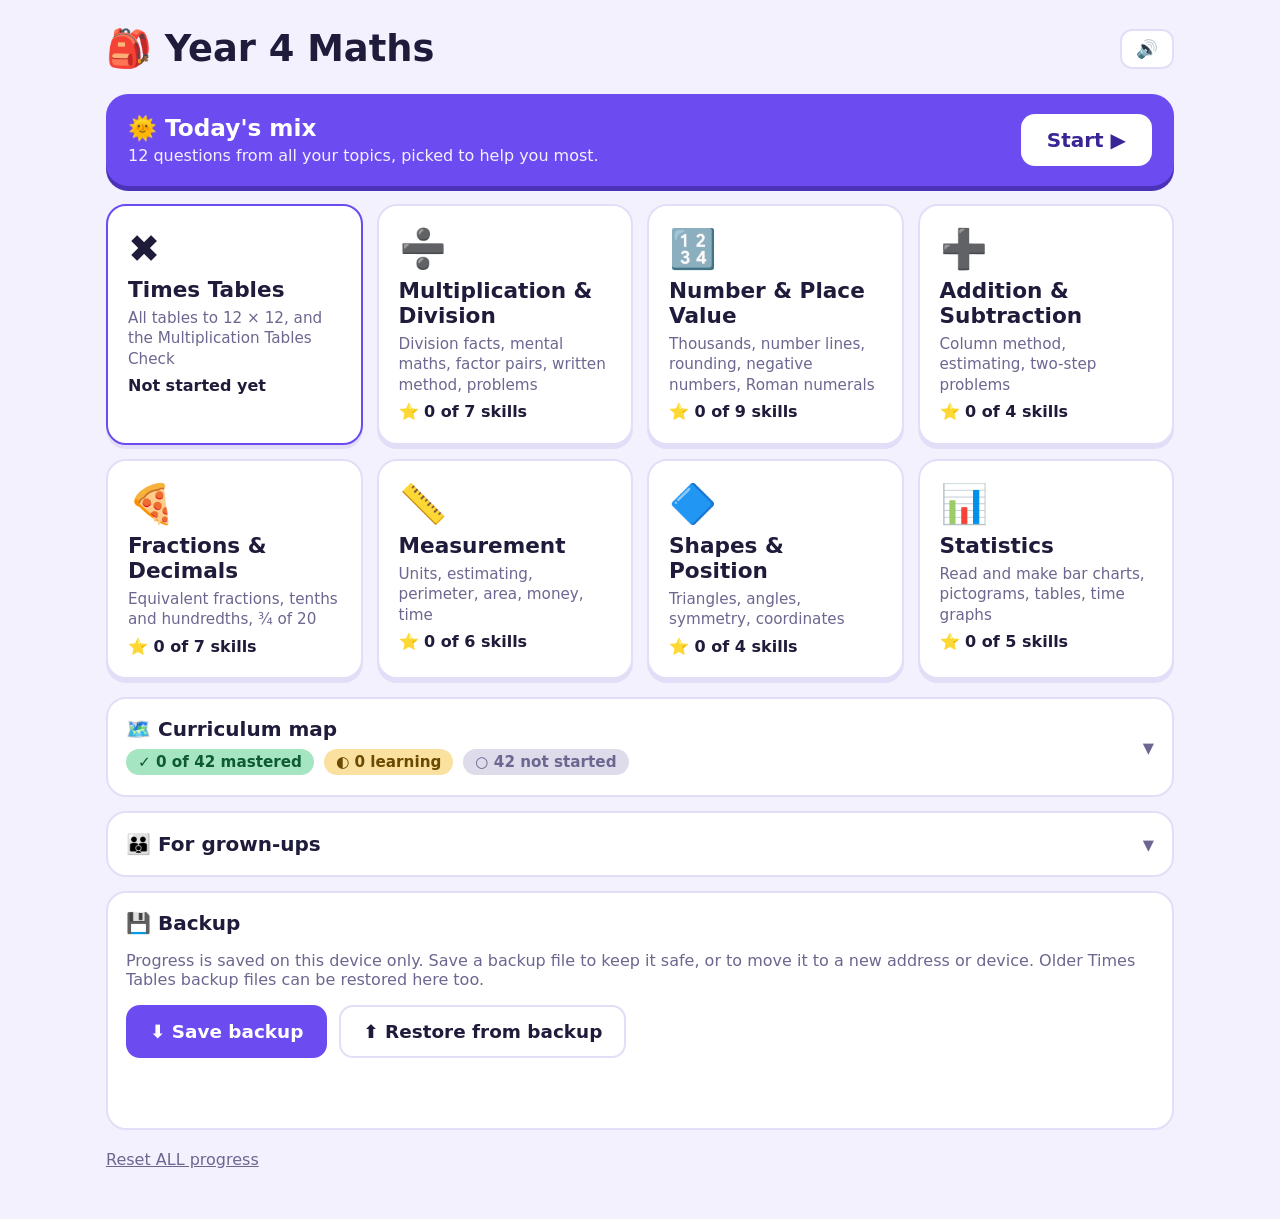
<file: index.html>
<!doctype html>
<html lang="en">
<head>
<meta charset="utf-8">
<meta name="viewport" content="width=device-width, initial-scale=1, maximum-scale=1, user-scalable=no">
<meta name="apple-mobile-web-app-capable" content="yes">
<meta name="mobile-web-app-capable" content="yes">
<meta name="theme-color" content="#6c4cf1">
<title>Year 4 Maths</title>
<link rel="manifest" href="manifest.webmanifest">
<link rel="icon" href="icon-192.png">
<link rel="apple-touch-icon" href="icon-192.png">
<link rel="stylesheet" href="shared/style.css">
<style>
/* main page only */
.daily{display:flex;align-items:center;justify-content:space-between;gap:16px;flex-wrap:wrap;background:var(--accent);color:var(--accent-ink);
  border-radius:22px;padding:20px 22px;margin:16px 0 6px;box-shadow:0 5px 0 #4b32b8}
.daily h2{margin:0 0 4px;font-size:1.45rem}
.daily p{margin:0;opacity:.92}
.daily .btn{background:#fff;color:#3a2596;border:none;font-size:1.25rem;padding:14px 26px}
.cmap-sec{margin-top:14px}
.cmap-sec h3{margin:0 0 6px;font-size:1rem}
.cline{display:flex;align-items:flex-start;gap:10px;padding:8px 10px;border-radius:10px;color:var(--ink);text-decoration:none;line-height:1.35}
.cline:hover{background:var(--key)}
.cline .st{flex:0 0 9.6em;white-space:nowrap;text-align:center;font-size:.8rem;font-weight:800;border-radius:999px;padding:2px 8px;margin-top:1px}
.st.new{background:var(--grey);color:var(--muted)}
.st.learning{background:#fbe1a0;color:#6a4a00}
.st.mastered{background:#a6e5c1;color:#0d5a33}
.summary-row{display:flex;flex-wrap:wrap;gap:10px;margin:8px 0 2px}
.summary-row .st{font-size:.95rem;font-weight:800;border-radius:999px;padding:4px 12px}
details.panel > summary{cursor:pointer;list-style:none;display:flex;align-items:center;justify-content:space-between}
details.panel > summary::-webkit-details-marker{display:none}
details.panel > summary h2{margin:0}
details.panel > summary::after{content:"▾";font-size:1.4rem;color:var(--muted)}
details[open].panel > summary::after{content:"▴"}
.wk{position:relative;max-width:560px}
.wk svg{width:100%;height:auto;display:block}
.wk-bar{fill:var(--accent)}
.wk-bar.now{fill:var(--accent)}
.wk-hit{fill:transparent;cursor:pointer}
.wk-hit:hover + .wk-bar,.wk-hit.on + .wk-bar{fill:#4b32b8}
.wk-tip{position:absolute;pointer-events:none;background:var(--ink);color:var(--bg);border-radius:10px;padding:6px 10px;font-size:.9rem;white-space:nowrap;transform:translate(-50%,-110%);display:none}
.weak{display:grid;gap:8px}
.weak a{display:flex;justify-content:space-between;gap:10px;background:var(--key);border-radius:12px;padding:10px 12px;color:var(--ink);text-decoration:none}
.weak small{color:var(--muted)}
.dtable.small{font-size:.95rem}
</style>
</head>
<body>
<section id="hub" class="screen active">
  <div class="top">
    <h1>🎒 Year 4 Maths</h1>
    <button id="soundBtn" class="ghost" aria-label="Sound on or off">🔊</button>
  </div>

  <div class="daily" id="daily"></div>

  <div id="topics" class="modes"></div>

  <details class="panel" id="mapPanel">
    <summary><div><h2>🗺️ Curriculum map</h2><div id="mapSummary" class="summary-row"></div></div></summary>
    <p class="muted">Everything a child should know by the end of Year 4. Tap a line to practise it.</p>
    <div id="cmap"></div>
  </details>

  <details class="panel" id="parents">
    <summary><h2>👪 For grown-ups</h2></summary>
    <div id="parentBody"></div>
  </details>

  <div class="panel">
    <h2>💾 Backup</h2>
    <p class="muted">Progress is saved on this device only. Save a backup file to keep it safe, or to move it to a new address or device.
      Older Times Tables backup files can be restored here too.</p>
    <div class="btnrow" style="justify-content:flex-start;margin-top:10px">
      <button id="backupBtn" class="btn primary">⬇️ Save backup</button>
      <button id="restoreBtn" class="btn">⬆️ Restore from backup</button>
      <input id="restoreFile" type="file" accept=".json,application/json" hidden>
    </div>
    <p id="backupMsg" class="muted" style="min-height:1.2em"></p>
  </div>
  <button id="resetBtn" class="link">Reset ALL progress</button>
</section>

<script src="shared/progress.js"></script>
<script src="shared/engine.js"></script>
<script src="shared/draw.js"></script>
<script src="shared/curriculum.js"></script>
<!-- every topic's skills: for progress, the curriculum map and the daily mix -->
<script src="multiply-divide/skills.js"></script>
<script src="number/skills.js"></script>
<script src="add-subtract/skills.js"></script>
<script src="fractions/skills.js"></script>
<script src="measurement/skills.js"></script>
<script src="shapes/skills.js"></script>
<script src="statistics/skills.js"></script>
<script>
(function(){
"use strict";
const { $, prog:P, rnd, pick, shuffle } = Y4;

/* The 8 parts of the Year 4 curriculum */
const TOPICS = [
  { id:"times-tables",    emoji:"✖️", name:"Times Tables",              path:"times-tables/",    desc:"All tables to 12 × 12, and the Multiplication Tables Check" },
  { id:"multiply-divide", emoji:"➗", name:"Multiplication & Division", path:"multiply-divide/", desc:"Division facts, mental maths, factor pairs, written method, problems" },
  { id:"number",          emoji:"🔢", name:"Number & Place Value",      path:"number/",          desc:"Thousands, number lines, rounding, negative numbers, Roman numerals" },
  { id:"add-subtract",    emoji:"➕", name:"Addition & Subtraction",    path:"add-subtract/",    desc:"Column method, estimating, two-step problems" },
  { id:"fractions",       emoji:"🍕", name:"Fractions & Decimals",      path:"fractions/",       desc:"Equivalent fractions, tenths and hundredths, ¾ of 20" },
  { id:"measurement",     emoji:"📏", name:"Measurement",               path:"measurement/",     desc:"Units, estimating, perimeter, area, money, time" },
  { id:"shapes",          emoji:"🔷", name:"Shapes & Position",         path:"shapes/",          desc:"Triangles, angles, symmetry, coordinates" },
  { id:"statistics",      emoji:"📊", name:"Statistics",                path:"statistics/",      desc:"Read and make bar charts, pictograms, tables, time graphs" }
];
const allSkills = () => Y4.TOPICS.flatMap(T => T.skills.map(s => ({ s, T })));
const HARD = [6, 7, 8, 9, 12];

/* ---------- topic tiles ---------- */
function ttProgress(){
  const d = P.timesTables();
  if (!d) return "Not started yet";
  let stars = 0; for (let t = 2; t <= 12; t++) if (d.tables && d.tables[t] && d.tables[t].star) stars++;
  const best = d.mock && d.mock.best !== null && d.mock.best !== undefined ? ` · best mock ${d.mock.best}/25` : "";
  return `⭐ ${stars} of 11 tables${best}`;
}
function renderTopics(){
  $("#topics").innerHTML = TOPICS.map(t => {
    let p;
    if (t.id === "times-tables") p = ttProgress();
    else { const topic = Y4.TOPICS.find(x => x.id === t.id); p = `⭐ ${P.topicStars(topic)} of ${topic.skills.length} skills`; }
    return `<a class="mode ${t.id === "times-tables" ? "main" : ""}" href="${t.path}"><span class="emoji">${t.emoji}</span><b>${t.name}</b><small>${t.desc}</small><small><b style="font-size:1rem;color:var(--ink)">${p}</b></small></a>`;
  }).join("");
}

/* ---------- curriculum map ---------- */
const LABEL = { new:"○ Not started", learning:"◐ Learning", mastered:"✓ Mastered" };
function renderMap(){
  let html = "", count = { new:0, learning:0, mastered:0 }, total = 0;
  for (const sec of Y4.CURRICULUM){
    html += `<div class="cmap-sec"><h3>${sec.title}</h3>`;
    for (const [text, ids] of sec.lines){
      const st = Y4.lineStatus(ids); count[st]++; total++;
      const href = ids[0] === "TT" ? "times-tables/" : `${sec.topic}/#${ids[0]}`;
      html += `<a class="cline" href="${href}"><span class="st ${st}">${LABEL[st]}</span><span>${text}</span></a>`;
    }
    html += `</div>`;
  }
  $("#cmap").innerHTML = html;
  $("#mapSummary").innerHTML = `<span class="st mastered">✓ ${count.mastered} of ${total} mastered</span>
    <span class="st learning">◐ ${count.learning} learning</span><span class="st new">○ ${count.new} not started</span>`;
}

/* ---------- today's mix ---------- */
function renderDaily(){
  const d = P.daily, done = d.last === P.today(), yesterday = P.dayKey(new Date(Date.now() - 864e5));
  const streak = done || d.last === yesterday ? d.streak : 0;
  const line = done ? `✓ Done today! 🔥 ${streak} day${streak === 1 ? "" : "s"} in a row. Want another one?`
             : streak ? `Keep your 🔥 ${streak}-day streak going!`
             : "12 questions from all your topics, picked to help you most.";
  $("#daily").innerHTML = `<div><h2>🌞 Today's mix</h2><p>${line}</p></div><button class="btn" id="mixBtn">${done ? "Play again" : "Start"} ▶</button>`;
  $("#mixBtn").onclick = startMix;
}
function ttQuestion(){
  // a fact from the times tables: ones that were wrong or are still being learnt come first
  const t = P.timesTables(), weak = [];
  if (t && t.facts) for (const [k, f] of Object.entries(t.facts)) if (f.seen && (f.last === 0 || f.streak < 3)) weak.push(k.split("x").map(Number));
  let [a, b] = weak.length && Math.random() < .75 ? pick(weak) : [pick(HARD), rnd(2, 12)];
  if (Math.random() < .5) [a, b] = [b, a];
  return { text:`${a} × ${b} =`, answer:a * b, explain:`${a} × ${b} = <b>${a * b}</b>`, solution:`${a} × ${b} = ${a * b}`, _fact:[a, b], key:`${a}x${b}`, tag:"✖️ Times tables" };
}
function buildMix(){
  const pool = allSkills().map(({ s, T }) => {
    const r = P.peek(s.id), st = Y4.skillStatus(s.id);
    if (st === "new") return { s, T, w:1, lv:1, isNew:true };
    if (st === "mastered"){                            // review it if it hasn't been practised for a week
      const days = r && r.lastDate ? (Date.now() - new Date(r.lastDate)) / 864e5 : 99;
      return { s, T, w:days >= 7 ? 3 : .5, lv:3 };
    }
    return { s, T, w:r.last === 0 ? 6 : 4, lv:r.level };   // still learning: most of the mix
  });
  const qs = [], per = {}, keys = new Set();
  let news = 0, guard = 0;
  while (qs.length < 10 && guard++ < 800){
    // at most 2 questions per skill and 2 new skills, unless there aren't enough skills to fill the mix (a new player)
    const strict = guard < 300;
    const [p] = Y4.weightedPick(pool, pool.map(x => x.w), 1);
    if ((per[p.s.id] || 0) >= (strict ? 2 : 3) || (strict && p.isNew && !per[p.s.id] && news >= 2)) continue;
    let q; try { q = p.s.make(p.lv); } catch(e){ continue; }
    if (keys.has(q.key || q.text)) continue;
    keys.add(q.key || q.text);
    if (p.isNew && !per[p.s.id]) news++;
    per[p.s.id] = (per[p.s.id] || 0) + 1;
    qs.push(Object.assign(q, { _skill:p.s.id, _lv:p.lv, _name:p.s.name, tag:`${p.T.emoji} ${p.s.name}` }));
  }
  qs.push(ttQuestion(), ttQuestion());
  return shuffle(qs);
}
Y4._buildMix = buildMix;                               // for testing
let unlocked = [];                                     // levels and stars won during this mix
function startMix(){
  unlocked = [];
  Y4.startSession({ title:"🌞 Today's mix", questions:buildMix(), feedback:true, requeue:true, maxQ:15, waitOnWrong:true, okDelay:900,
    onAnswer:(q, ok, ms) => {
      if (q._fact) P.recordFact(q._fact[0], q._fact[1], ok, ms); else P.record(q._skill, ok, ms);
      if (q._skill && !q.retry){ const m = P.mixProgress(q._skill, q._lv, ok, q._name); if (m) unlocked.push(m); }   // retries don't count
      if (q.div) P.recordDivFact(q.div[0], q.div[1], ok, ms);   // division facts also go on the ÷ grid
    },
    onFinish:finishMix });
}
function finishMix(res){
  const first = res.filter(r => !r.q.retry), score = first.filter(r => r.ok).length;
  const fresh = P.dailyDone(), d = P.daily;
  const msg = (fresh ? `🔥 ${d.streak} day${d.streak === 1 ? "" : "s"} in a row! ` : "") +
    (score === first.length ? "Every one right. Brilliant!" : score >= first.length * .75 ? "Great work!" : "Good practice. The tricky ones will come back tomorrow.");
  Y4.showResults({ title:fresh ? "Today's mix done! 🌞" : "Mix done! 🌞", score:`${score} / ${first.length}`, msg:unlocked.length ? `${msg} ${unlocked.join(" · ")}` : msg,
    missed:res.filter(r => !r.ok), buttons:[["Another mix", startMix, ""], ["Home", goHome, "primary"]], celebrate:fresh || unlocked.length > 0 });
}
function goHome(){ Y4.stopSession(); renderAll(); Y4.show("hub"); }
Y4.onQuit = goHome;

/* ---------- for grown-ups ---------- */
const mins = ms => Math.round(ms / 60000);
function mondayOf(key){ const d = new Date(key + "T12:00"); d.setDate(d.getDate() - ((d.getDay() + 6) % 7)); return P.dayKey(d); }
function weeks(n){
  const out = [], start = new Date(mondayOf(P.today()) + "T12:00");
  for (let i = n - 1; i >= 0; i--){ const d = new Date(start); d.setDate(d.getDate() - 7 * i); out.push({ key:P.dayKey(d), n:0, ok:0, ms:0 }); }
  for (const [k, v] of Object.entries(P.days)){ const w = out.find(x => x.key === mondayOf(k)); if (w){ w.n += v.n; w.ok += v.ok; w.ms += v.ms; } }
  return out;
}
const shortDate = key => new Date(key + "T12:00").toLocaleDateString(undefined, { day:"numeric", month:"short" });
/* weekly answers: one series, so no legend; a tooltip on each bar and a table view underneath */
function weekChart(ws){
  const W = 560, H = 190, left = 40, top = 14, bottom = 30, pw = (W - left - 8) / ws.length, bw = Math.min(40, pw * .55);
  const max = Math.max(10, ...ws.map(w => w.n)), step = Math.pow(10, Math.floor(Math.log10(max))) * (max / Math.pow(10, Math.floor(Math.log10(max))) > 5 ? 2 : 1);
  const top2 = Math.ceil(max / step) * step, y = v => top + (H - top - bottom) * (1 - v / top2);
  let s = "";
  for (let v = 0; v <= top2; v += step) s += `<line x1="${left}" y1="${y(v)}" x2="${W - 4}" y2="${y(v)}" class="ch-grid"/><text x="${left - 6}" y="${y(v) + 4}" class="ch-num" style="text-anchor:end;font-size:12px">${v}</text>`;
  ws.forEach((w, i) => {
    const cx = left + pw * i + pw / 2, x = cx - bw / 2, yy = y(w.n), h = y(0) - yy, r = Math.min(4, h / 2);
    const tip = `Week of ${shortDate(w.key)}: ${w.n} answer${w.n === 1 ? "" : "s"}${w.n ? `, ${Math.round(w.ok / w.n * 100)}% right, ${mins(w.ms)} min` : ""}`;
    s += `<rect x="${cx - pw / 2}" y="${top}" width="${pw}" height="${H - top - bottom}" class="wk-hit" data-tip="${tip}"/>`;
    s += h > 0 ? `<path d="M${x},${y(0)} V${yy + r} Q${x},${yy} ${x + r},${yy} H${x + bw - r} Q${x + bw},${yy} ${x + bw},${yy + r} V${y(0)} Z" class="wk-bar"/>` : `<g></g>`;
    s += `<text x="${cx}" y="${H - 10}" class="ch-num" style="text-anchor:middle;font-size:12px">${shortDate(w.key)}</text>`;
  });
  s += `<line x1="${left}" y1="${y(0)}" x2="${W - 4}" y2="${y(0)}" class="ch-axis" style="stroke-width:1.5"/>`;
  return `<div class="wk"><svg viewBox="0 0 ${W} ${H}" role="img" aria-label="Answers each week for the last ${ws.length} weeks">${s}</svg><div class="wk-tip"></div></div>`;
}
function renderParents(){
  const days = P.days, keys = Object.keys(days).sort();
  const last7 = keys.filter(k => (Date.now() - new Date(k + "T12:00")) / 864e5 < 7).map(k => days[k]);
  const sum = (arr, f) => arr.reduce((a, x) => a + x[f], 0);
  const n7 = sum(last7, "n"), ok7 = sum(last7, "ok"), ms7 = sum(last7, "ms");
  const ws = weeks(8);

  // weakest skills: tried at least 5 times, lowest share right first
  const weak = allSkills().map(({ s, T }) => ({ s, T, r:P.peek(s.id) })).filter(x => x.r && x.r.seen >= 5 && !x.r.star)
    .sort((a, b) => a.r.correct / a.r.seen - b.r.correct / b.r.seen).slice(0, 5);
  // trickiest times tables facts
  const t = P.timesTables();
  const facts = [...Object.entries((t && t.facts) || {}).map(([k, f]) => [k.replace("x", " × "), f]),
                 ...Object.entries((t && t.dfacts) || {}).map(([k, f]) => [k.replace("/", " ÷ "), f])]
    .filter(([, f]) => f.seen && f.streak < 3).sort((a, b) => (a[1].correct / a[1].seen) - (b[1].correct / b[1].seen)).slice(0, 8);

  $("#parentBody").innerHTML = `
    <div class="records" style="margin-top:12px">
      <div class="rec"><small>Last 7 days</small><b>${n7}</b> <small>questions answered</small></div>
      <div class="rec"><small>Right first time</small><b>${n7 ? Math.round(ok7 / n7 * 100) + "%" : "–"}</b><small>last 7 days</small></div>
      <div class="rec"><small>Time answering</small><b>${mins(ms7)}</b> <small>minutes, last 7 days</small></div>
      <div class="rec"><small>Daily mix streak</small><b>${P.daily.streak || 0}</b> <small>best ${P.daily.best || 0} days</small></div>
    </div>
    <h3>Questions answered each week</h3>
    ${weekChart(ws)}
    <details style="margin-top:6px"><summary class="muted" style="cursor:pointer">Show as a table</summary>
      ${Y4.draw.table(["Week of", "Answers", "Right", "Minutes"], ws.slice().reverse().map(w => [shortDate(w.key), w.n, w.n ? Math.round(w.ok / w.n * 100) + "%" : "–", mins(w.ms)])).replace('class="dtable"', 'class="dtable small"')}
    </details>
    <h3>Skills that need the most help</h3>
    ${weak.length ? `<div class="weak">${weak.map(({ s, T, r }) => `<a href="${T.id}/#${s.id}"><span>${T.emoji} ${s.name}<br><small>${T.title} · level ${r.level} of 3</small></span>
      <span style="text-align:right"><b>${Math.round(r.correct / r.seen * 100)}%</b><br><small>of ${r.seen} right</small></span></a>`).join("")}</div>`
      : `<p class="muted">Not enough answers yet. This fills in after a few sessions.</p>`}
    <h3>Trickiest times tables and division facts</h3>
    ${facts.length ? `<div class="chips" style="justify-content:flex-start">${facts.map(([k, f]) => `<span class="chip"><b>${k}</b><small>${f.correct} of ${f.seen} right</small></span>`).join("")}</div>`
      : `<p class="muted">None yet. Play Tricky Facts, the Mock Check or Division facts to fill this in.</p>`}
    <p class="muted" style="margin-top:14px">Time answering counts the time spent on each question (up to a minute each), so it is a little less than time in the app.</p>`;
  // tooltip on the weekly bars (hover, or tap on the tablet)
  const box = $("#parentBody .wk"), tipEl = box.querySelector(".wk-tip");
  box.querySelectorAll(".wk-hit").forEach(h => {
    const show = () => {
      box.querySelectorAll(".wk-hit.on").forEach(o => o.classList.remove("on")); h.classList.add("on");
      const b = h.getBoundingClientRect(), o = box.getBoundingClientRect();
      tipEl.textContent = h.dataset.tip; tipEl.style.display = "block";
      tipEl.style.left = Math.min(Math.max(b.left - o.left + b.width / 2, 90), o.width - 90) + "px"; tipEl.style.top = "40px";
    };
    h.addEventListener("pointerenter", show); h.addEventListener("click", show);
    h.addEventListener("pointerleave", () => { h.classList.remove("on"); tipEl.style.display = "none"; });
  });
}

function renderAll(){
  renderDaily(); renderTopics(); renderMap(); renderParents();
  $("#soundBtn").textContent = P.sound ? "🔊" : "🔇";
}

$("#soundBtn").addEventListener("click", () => { P.sound = !P.sound; renderAll(); });
$("#resetBtn").addEventListener("click", () => {
  if (confirm("Reset ALL progress in every topic (stars, scores, facts)? This cannot be undone.")){ P.resetAll(); location.reload(); }
});

/* ---------- backup & restore ---------- */
function backupMsg(t){ $("#backupMsg").textContent = t; }
$("#backupBtn").addEventListener("click", () => {
  try {
    const stamp = P.today();
    const file = JSON.stringify(P.backup(), null, 1);
    const url = URL.createObjectURL(new Blob([file], { type:"application/json" }));
    const a = document.createElement("a");
    a.href = url; a.download = `year4-maths-backup-${stamp}.json`;
    document.body.appendChild(a); a.click(); a.remove();
    setTimeout(() => URL.revokeObjectURL(url), 10000);
    backupMsg(`✓ Saved "year4-maths-backup-${stamp}.json" (look in Downloads).`);
  } catch(e){ backupMsg("Sorry, the backup could not be saved on this device."); }
});
$("#restoreBtn").addEventListener("click", () => $("#restoreFile").click());
$("#restoreFile").addEventListener("change", async e => {
  const f = e.target.files && e.target.files[0];
  e.target.value = "";
  if (!f) return;
  let obj;
  try { obj = JSON.parse(await f.text()); } catch(err){ backupMsg("That file is not a Year 4 Maths backup."); return; }
  const when = obj && obj.savedAt ? new Date(obj.savedAt).toLocaleString() : "an unknown date";
  if (!confirm(`Replace the progress on this device with the backup from ${when}?`)) return;
  try { P.restore(obj); renderAll(); backupMsg("✓ Progress restored."); }
  catch(err){ backupMsg("That file is not a Year 4 Maths backup."); }
});

Y4.registerOffline("sw.js");
renderAll();
})();
</script>
</body>
</html>
</file>
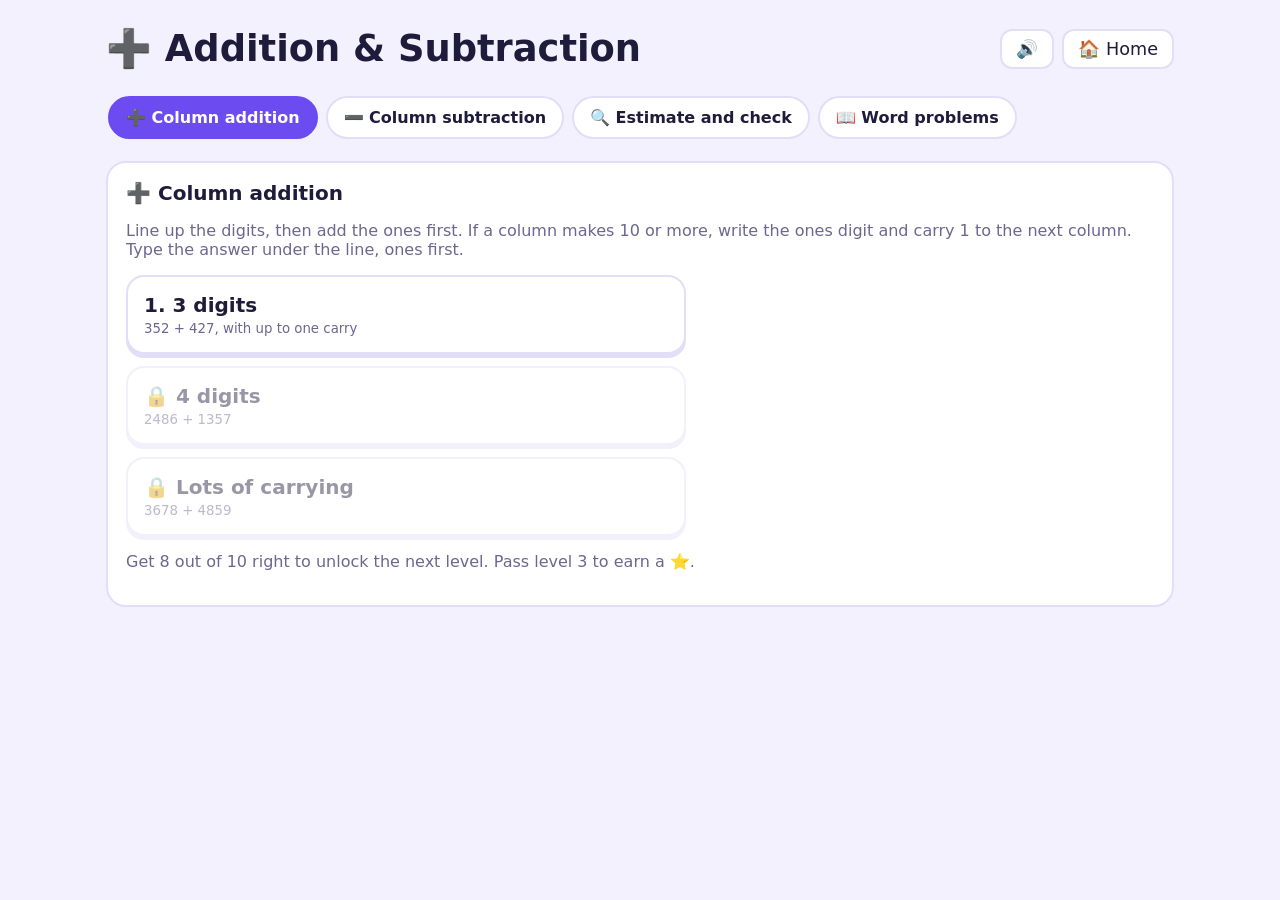
<file: add-subtract/index.html>
<!doctype html>
<html lang="en">
<head>
<meta charset="utf-8">
<meta name="viewport" content="width=device-width, initial-scale=1, maximum-scale=1, user-scalable=no">
<meta name="apple-mobile-web-app-capable" content="yes">
<meta name="mobile-web-app-capable" content="yes">
<meta name="theme-color" content="#6c4cf1">
<title>Addition & Subtraction · Year 4 Maths</title>
<link rel="manifest" href="../manifest.webmanifest">
<link rel="icon" href="../icon-192.png">
<link rel="apple-touch-icon" href="../icon-192.png">
<link rel="stylesheet" href="../shared/style.css">
</head>
<body>
<script src="../shared/progress.js"></script>
<script src="../shared/engine.js"></script>
<script src="../shared/draw.js"></script>
<script src="../shared/topic.js"></script>
<script src="skills.js"></script>
<script>Y4.openTopic("add-subtract");</script>
</body>
</html>
</file>
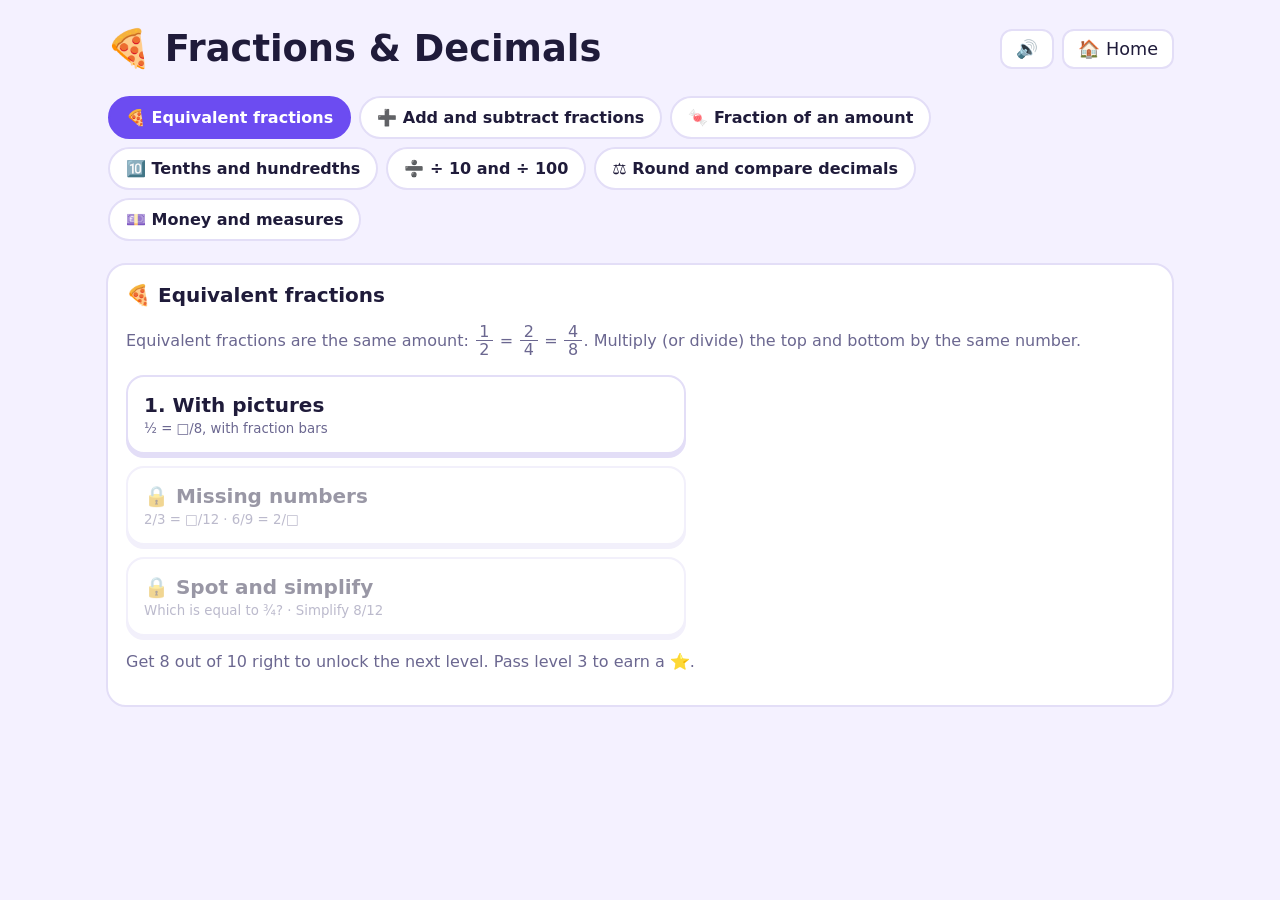
<file: fractions/index.html>
<!doctype html>
<html lang="en">
<head>
<meta charset="utf-8">
<meta name="viewport" content="width=device-width, initial-scale=1, maximum-scale=1, user-scalable=no">
<meta name="apple-mobile-web-app-capable" content="yes">
<meta name="mobile-web-app-capable" content="yes">
<meta name="theme-color" content="#6c4cf1">
<title>Fractions & Decimals · Year 4 Maths</title>
<link rel="manifest" href="../manifest.webmanifest">
<link rel="icon" href="../icon-192.png">
<link rel="apple-touch-icon" href="../icon-192.png">
<link rel="stylesheet" href="../shared/style.css">
</head>
<body>
<script src="../shared/progress.js"></script>
<script src="../shared/engine.js"></script>
<script src="../shared/draw.js"></script>
<script src="../shared/topic.js"></script>
<script src="skills.js"></script>
<script>Y4.openTopic("fractions");</script>
</body>
</html>
</file>
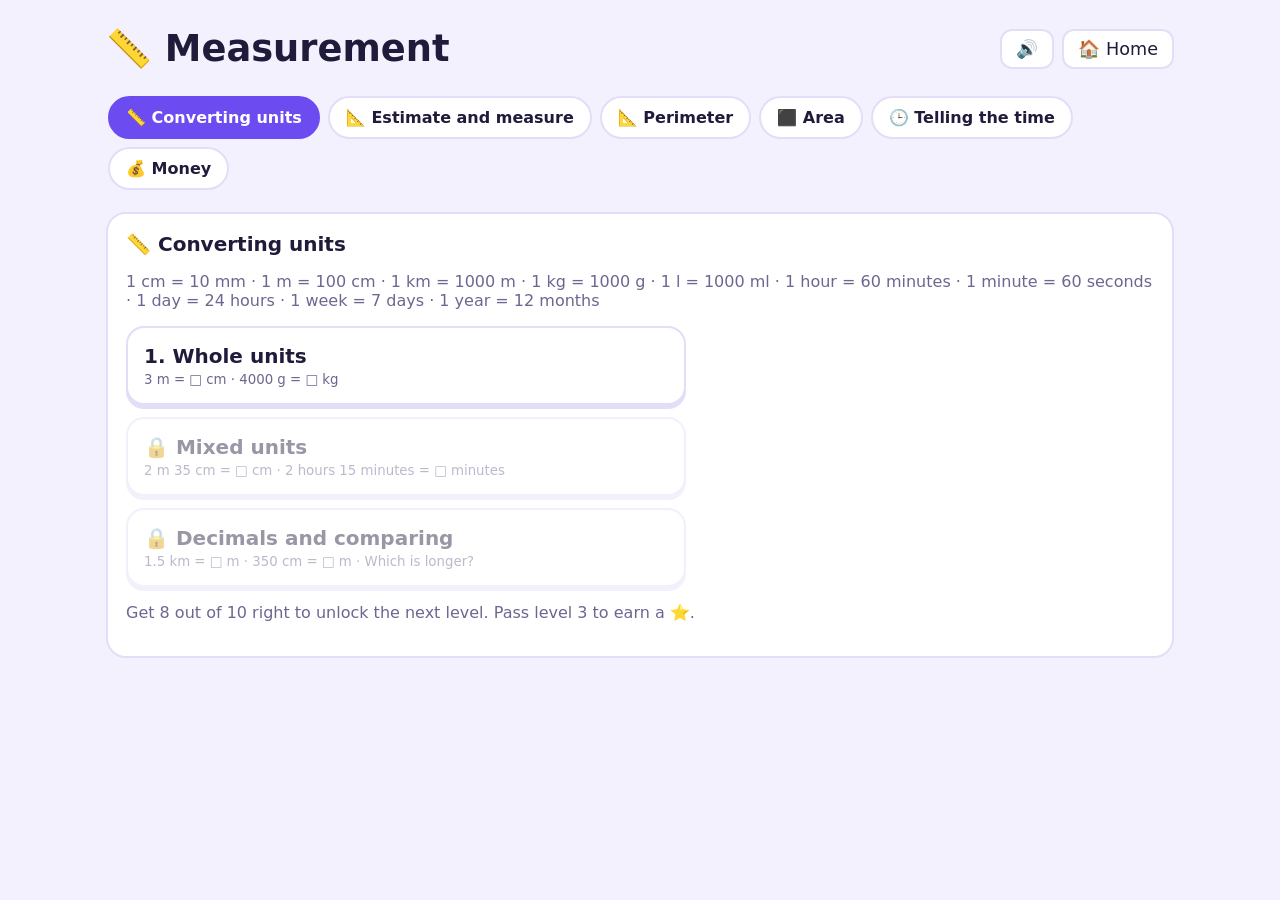
<file: measurement/index.html>
<!doctype html>
<html lang="en">
<head>
<meta charset="utf-8">
<meta name="viewport" content="width=device-width, initial-scale=1, maximum-scale=1, user-scalable=no">
<meta name="apple-mobile-web-app-capable" content="yes">
<meta name="mobile-web-app-capable" content="yes">
<meta name="theme-color" content="#6c4cf1">
<title>Measurement · Year 4 Maths</title>
<link rel="manifest" href="../manifest.webmanifest">
<link rel="icon" href="../icon-192.png">
<link rel="apple-touch-icon" href="../icon-192.png">
<link rel="stylesheet" href="../shared/style.css">
</head>
<body>
<script src="../shared/progress.js"></script>
<script src="../shared/engine.js"></script>
<script src="../shared/draw.js"></script>
<script src="../shared/topic.js"></script>
<script src="skills.js"></script>
<script>Y4.openTopic("measurement");</script>
</body>
</html>
</file>
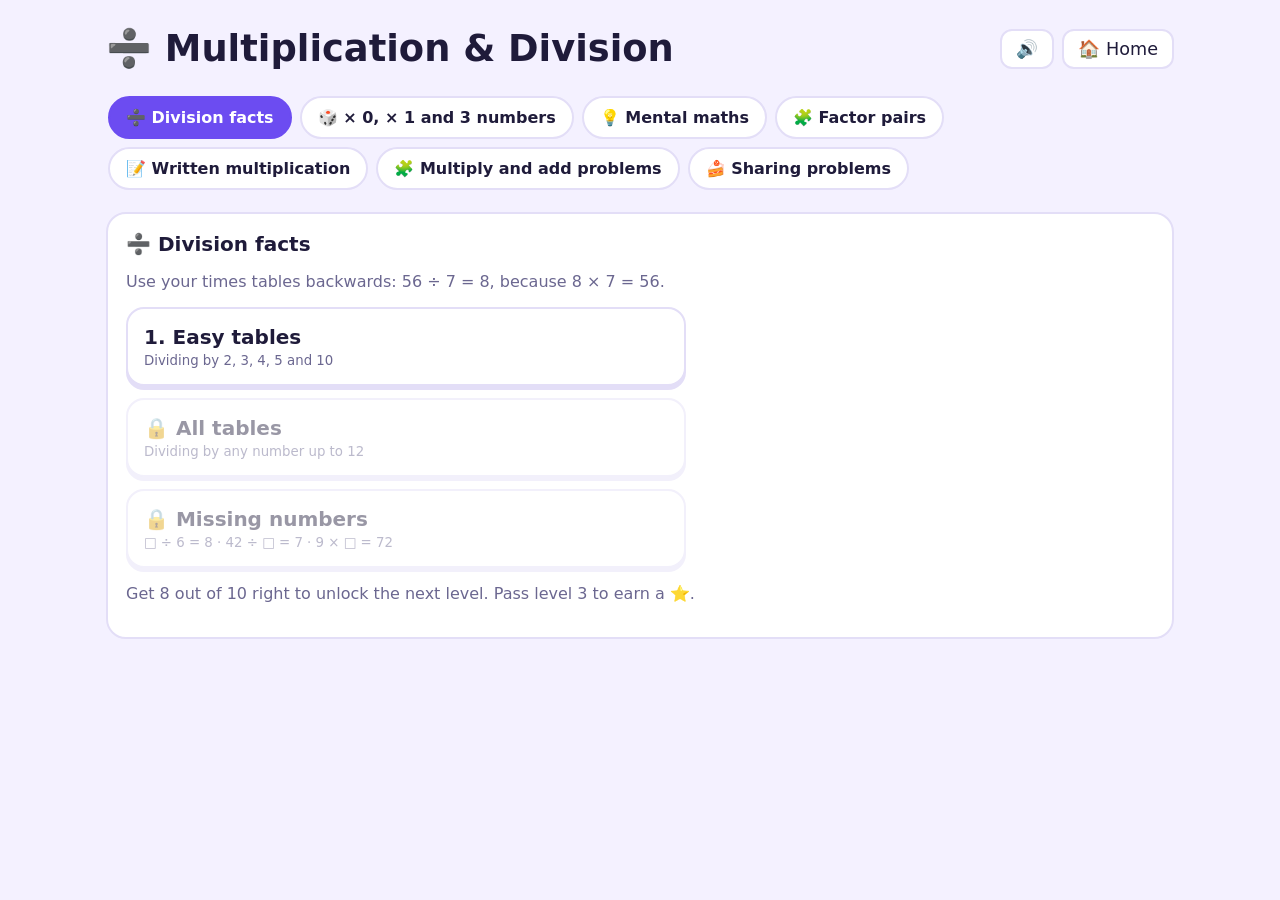
<file: multiply-divide/index.html>
<!doctype html>
<html lang="en">
<head>
<meta charset="utf-8">
<meta name="viewport" content="width=device-width, initial-scale=1, maximum-scale=1, user-scalable=no">
<meta name="apple-mobile-web-app-capable" content="yes">
<meta name="mobile-web-app-capable" content="yes">
<meta name="theme-color" content="#6c4cf1">
<title>Multiplication & Division · Year 4 Maths</title>
<link rel="manifest" href="../manifest.webmanifest">
<link rel="icon" href="../icon-192.png">
<link rel="apple-touch-icon" href="../icon-192.png">
<link rel="stylesheet" href="../shared/style.css">
</head>
<body>
<script src="../shared/progress.js"></script>
<script src="../shared/engine.js"></script>
<script src="../shared/draw.js"></script>
<script src="../shared/topic.js"></script>
<script src="skills.js"></script>
<script>Y4.openTopic("multiply-divide");</script>
</body>
</html>
</file>
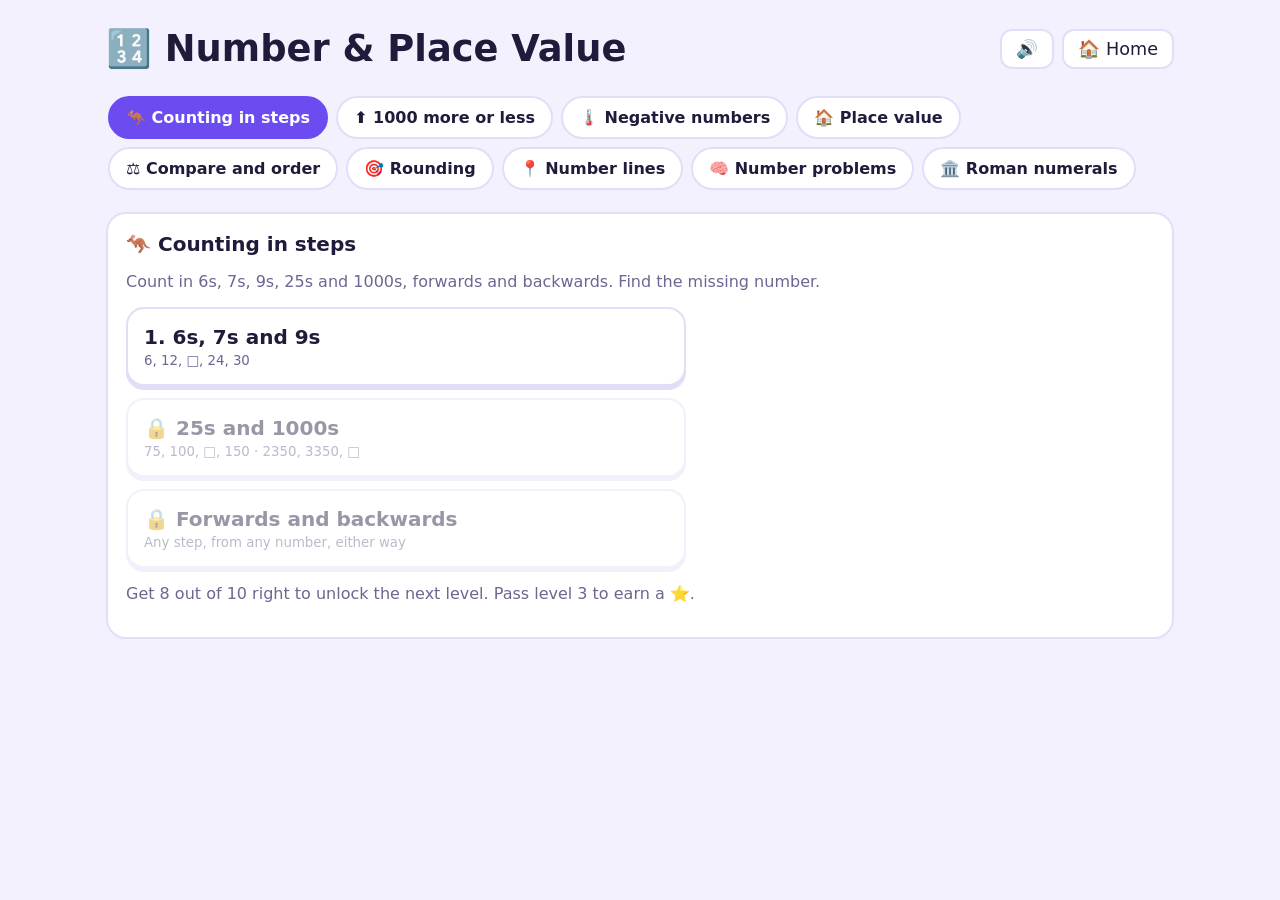
<file: number/index.html>
<!doctype html>
<html lang="en">
<head>
<meta charset="utf-8">
<meta name="viewport" content="width=device-width, initial-scale=1, maximum-scale=1, user-scalable=no">
<meta name="apple-mobile-web-app-capable" content="yes">
<meta name="mobile-web-app-capable" content="yes">
<meta name="theme-color" content="#6c4cf1">
<title>Number & Place Value · Year 4 Maths</title>
<link rel="manifest" href="../manifest.webmanifest">
<link rel="icon" href="../icon-192.png">
<link rel="apple-touch-icon" href="../icon-192.png">
<link rel="stylesheet" href="../shared/style.css">
</head>
<body>
<script src="../shared/progress.js"></script>
<script src="../shared/engine.js"></script>
<script src="../shared/draw.js"></script>
<script src="../shared/topic.js"></script>
<script src="skills.js"></script>
<script>Y4.openTopic("number");</script>
</body>
</html>
</file>
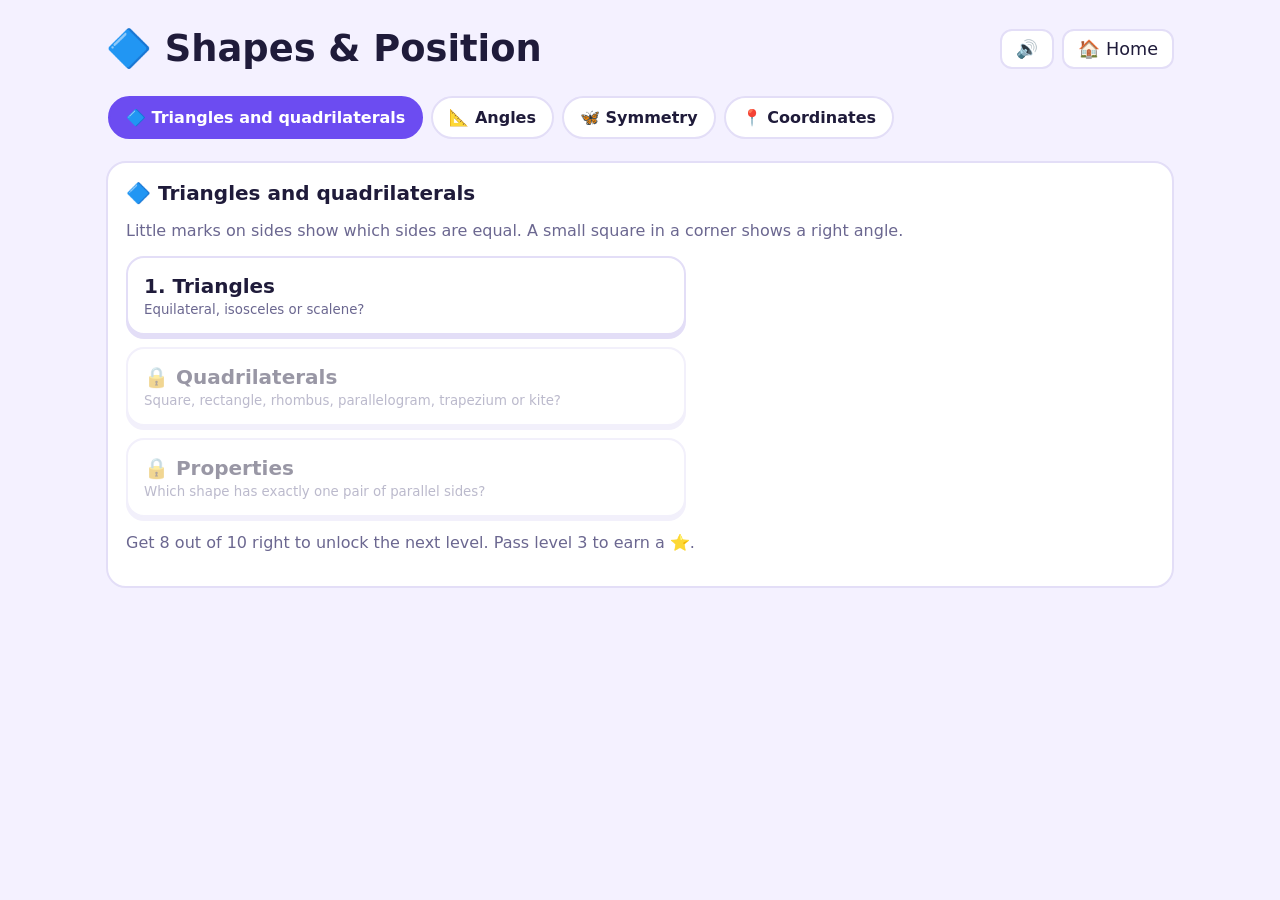
<file: shapes/index.html>
<!doctype html>
<html lang="en">
<head>
<meta charset="utf-8">
<meta name="viewport" content="width=device-width, initial-scale=1, maximum-scale=1, user-scalable=no">
<meta name="apple-mobile-web-app-capable" content="yes">
<meta name="mobile-web-app-capable" content="yes">
<meta name="theme-color" content="#6c4cf1">
<title>Shapes & Position · Year 4 Maths</title>
<link rel="manifest" href="../manifest.webmanifest">
<link rel="icon" href="../icon-192.png">
<link rel="apple-touch-icon" href="../icon-192.png">
<link rel="stylesheet" href="../shared/style.css">
</head>
<body>
<script src="../shared/progress.js"></script>
<script src="../shared/engine.js"></script>
<script src="../shared/draw.js"></script>
<script src="../shared/topic.js"></script>
<script src="skills.js"></script>
<script>Y4.openTopic("shapes");</script>
</body>
</html>
</file>
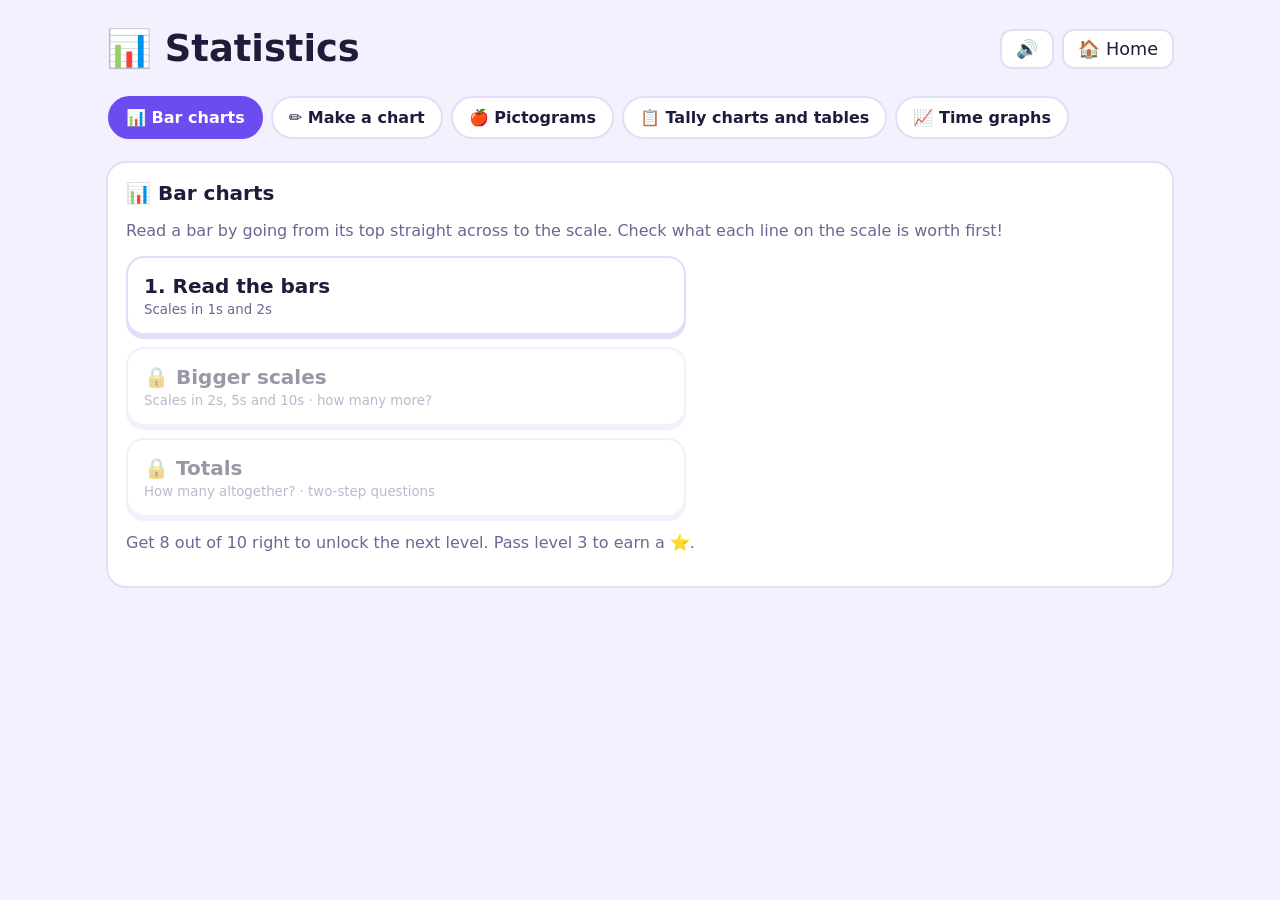
<file: statistics/index.html>
<!doctype html>
<html lang="en">
<head>
<meta charset="utf-8">
<meta name="viewport" content="width=device-width, initial-scale=1, maximum-scale=1, user-scalable=no">
<meta name="apple-mobile-web-app-capable" content="yes">
<meta name="mobile-web-app-capable" content="yes">
<meta name="theme-color" content="#6c4cf1">
<title>Statistics · Year 4 Maths</title>
<link rel="manifest" href="../manifest.webmanifest">
<link rel="icon" href="../icon-192.png">
<link rel="apple-touch-icon" href="../icon-192.png">
<link rel="stylesheet" href="../shared/style.css">
</head>
<body>
<script src="../shared/progress.js"></script>
<script src="../shared/engine.js"></script>
<script src="../shared/draw.js"></script>
<script src="../shared/topic.js"></script>
<script src="skills.js"></script>
<script>Y4.openTopic("statistics");</script>
</body>
</html>
</file>
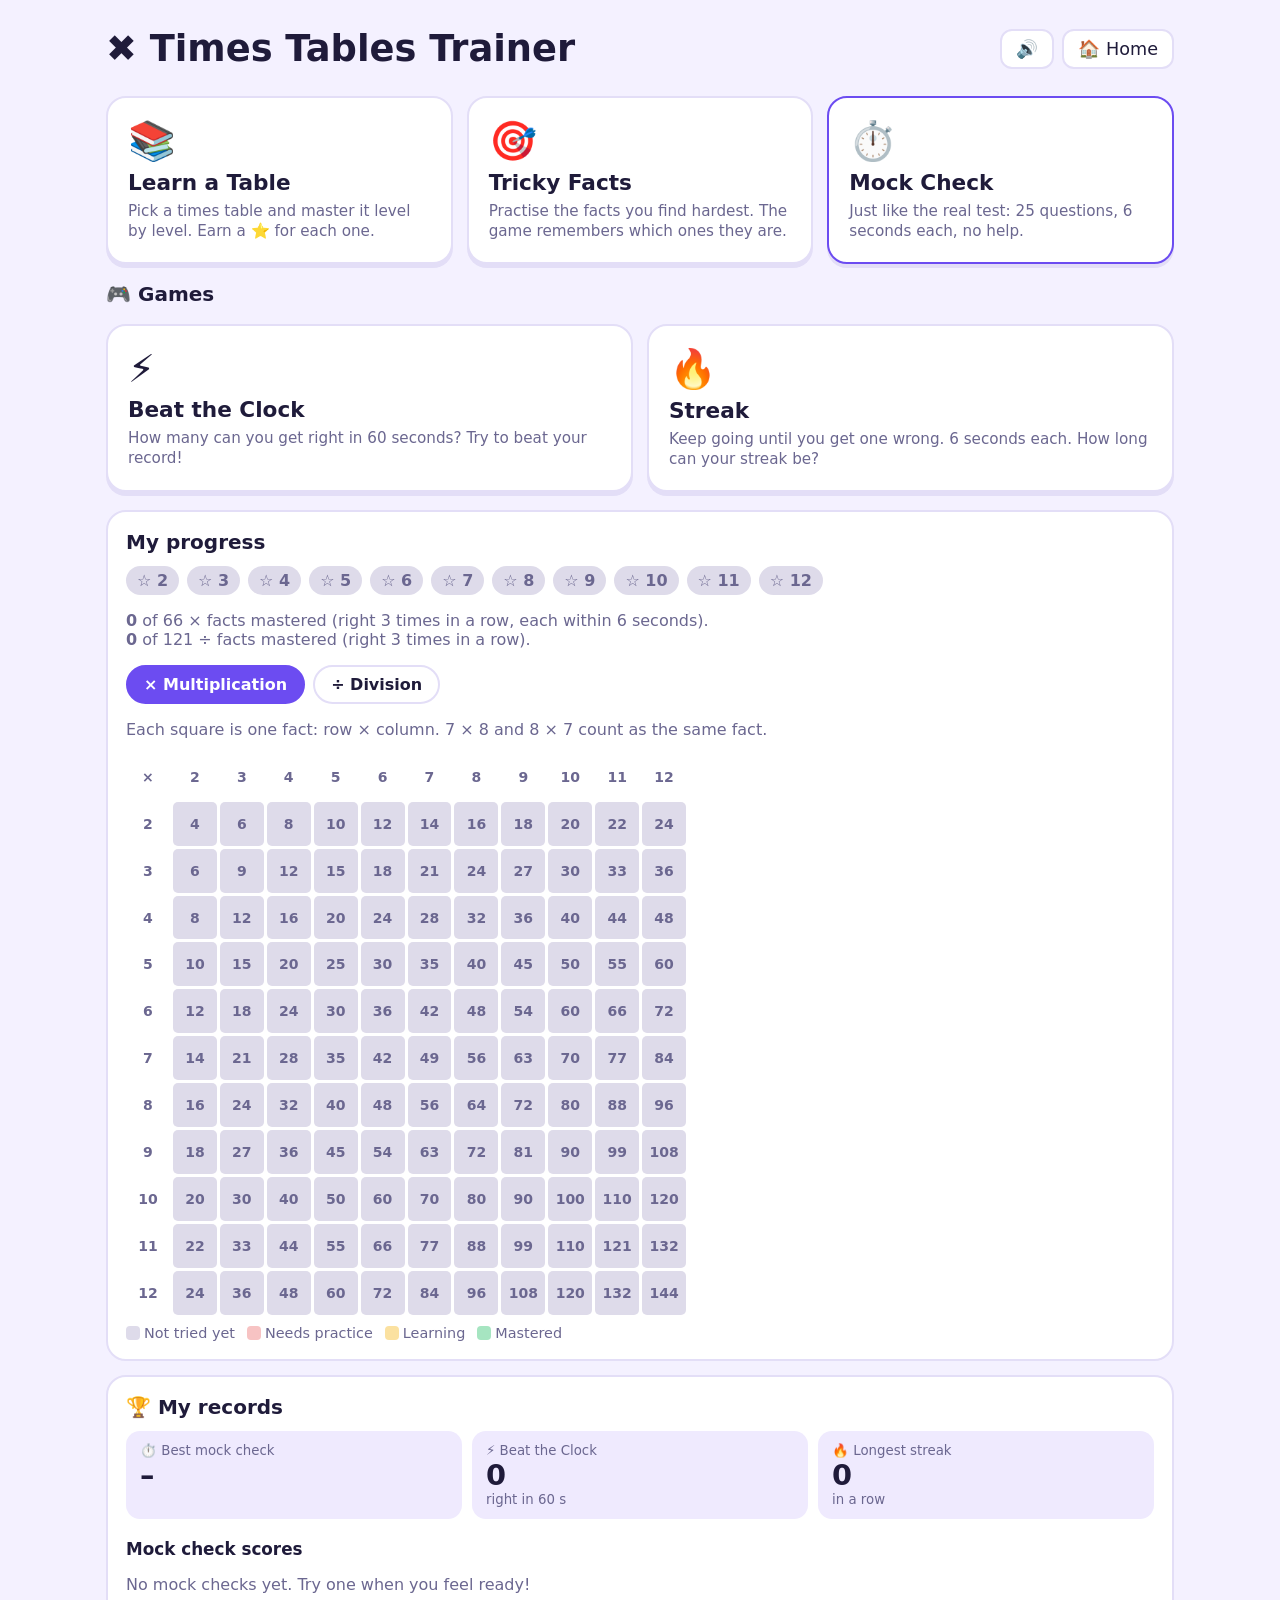
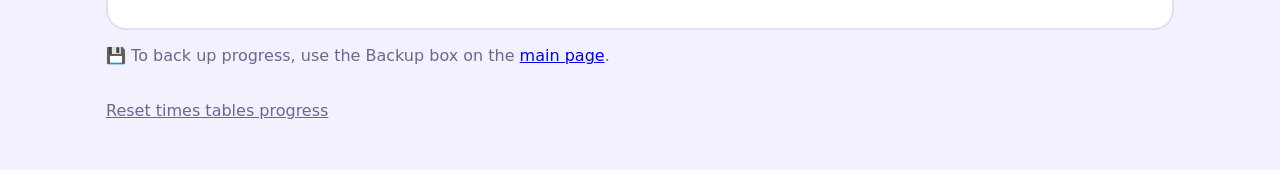
<file: times-tables/index.html>
<!doctype html>
<html lang="en">
<head>
<meta charset="utf-8">
<meta name="viewport" content="width=device-width, initial-scale=1, maximum-scale=1, user-scalable=no">
<meta name="apple-mobile-web-app-capable" content="yes">
<meta name="mobile-web-app-capable" content="yes">
<meta name="theme-color" content="#6c4cf1">
<title>Times Tables Trainer</title>
<link rel="manifest" href="../manifest.webmanifest">
<link rel="icon" href="../icon-192.png">
<link rel="apple-touch-icon" href="../icon-192.png">
<link rel="stylesheet" href="../shared/style.css">
<style>
/* Times Tables only: progress grid, score chart */
#grid{display:grid;grid-template-columns:repeat(12,1fr);gap:3px;max-width:560px;margin-top:10px}
.cell{aspect-ratio:1;display:flex;align-items:center;justify-content:center;font-size:clamp(9px,1.7vw,14px);border-radius:5px;font-weight:600}
.cell.head{background:transparent;color:var(--muted);font-weight:800}
.cell.new{background:var(--grey);color:var(--muted)}
.cell.struggling{background:#f7c3c3;color:#7a1d1d}
.cell.learning{background:#fbe1a0;color:#6a4a00}
.cell.mastered{background:#a6e5c1;color:#0d5a33}
.gridtabs{display:flex;gap:8px;margin-top:6px}
.gridtabs .tab{padding:8px 16px}
.legend{display:flex;flex-wrap:wrap;gap:12px;margin-top:10px;font-size:.9rem;color:var(--muted)}
.legend i{display:inline-block;width:14px;height:14px;border-radius:4px;vertical-align:-2px;margin-right:4px}
.bars{display:flex;align-items:flex-end;gap:8px;height:120px;margin-top:8px}
.bar{flex:0 0 34px;height:100%;display:flex;flex-direction:column;justify-content:flex-end;align-items:center;gap:4px}
.bar div{width:100%;background:var(--accent);border-radius:6px 6px 2px 2px;min-height:3px}
.bar span{font-size:.8rem;color:var(--muted)}

/* Mock Check: looks like the official Multiplication Tables Check screen */
body.exam{background:#fff;color:#0b0c0c}
.exam #play{font-family:Arial,"Helvetica Neue",Helvetica,sans-serif;color:#0b0c0c}
.exam #play .ghost{background:#fff;border-color:#b1b4b6;color:#0b0c0c}
.exam #playTitle{font-weight:400}
.exam #timeLeft{display:inline;font-size:1.2rem;font-weight:400}
.exam #timeLeft b{font-weight:700}
.exam #progress{display:none}
.exam .timer{visibility:hidden!important}
.exam .playbody{display:grid;grid-template-columns:auto auto;justify-content:center;align-items:start;column-gap:0;row-gap:10px;margin-top:35px}
.exam .qside{display:contents}
.exam .q{grid-column:1;grid-row:1;font-size:59px;font-weight:400;line-height:100px;letter-spacing:0;text-align:right;padding-right:10px;min-height:100px}
.exam .answer{grid-column:2;grid-row:1;display:block;width:320px;height:100px;margin:0 10px;font-size:59px;font-weight:400;line-height:96px;
  text-align:right;padding:0 12px;border:2px solid #0b0c0c;border-radius:0;box-shadow:0 0 0 3px #ffbf47;background:#fff;color:#0b0c0c}
.exam .answer.wrong{border-color:#0b0c0c;color:#0b0c0c}
.exam .feedback{display:none}
.exam .pad{grid-column:2;grid-row:2;grid-template-columns:repeat(3,100px);gap:6px;width:auto;max-width:none;justify-content:center;margin:0 10px}
.exam .pad button,.exam .pad button.ok{height:70px;border-radius:0;background:#6f777b;color:#fff;font-size:36px;font-weight:400;box-shadow:0 2px 0 #383f43}
.exam .pad button.ok,.exam .pad button.del{font-size:28px}
.exam .pad button.down{box-shadow:none;transform:translateY(2px)}
#practiceBadge,#loadingMsg{display:none}
.exam #playTitle{visibility:hidden}
.exam #quitBtn{font-size:.85rem;padding:4px 10px;opacity:.6}
.exam.practice #practiceBadge{display:inline-block;background:#6f777b;color:#fff;text-transform:uppercase;padding:2px 5px;font-size:1.2rem;margin-right:auto;margin-left:12px}
.exam.loading #loadingMsg{display:block;text-align:center;font-size:36px;margin-top:120px}
.exam.loading .playbody,.exam.loading #timeLeft{display:none}
.exam.loading #playTitle{display:none}
#examInfo{padding:0;max-width:none;background:#fff;color:#0b0c0c;font-family:Arial,"Helvetica Neue",Helvetica,sans-serif;min-height:100vh}
.xhead{background:#0b0c0c;color:#fff;padding:12px 24px;font-size:24px;font-weight:700;display:flex;justify-content:space-between;align-items:center;gap:12px}
.xpractice{font-size:16px;font-weight:400;opacity:.8}
.xbar{height:10px;background:#005ea5}
.xmain{max-width:960px;margin:0 auto;padding:20px 24px 40px}
.xmain h1{font-size:48px;line-height:1.05;margin:30px 0 20px}
.xmain h2{font-size:24px;margin:10px 0 15px}
.xmain ul{font-size:19px;line-height:1.6;padding-left:20px}
.xmain .lede{font-size:24px;margin:0 0 30px}
.xback{background:none;border:none;padding:0 0 0 14px;font-size:16px;color:#0b0c0c;text-decoration:underline;position:relative;margin-top:15px}
.xback:before{content:"";position:absolute;left:0;top:50%;margin-top:-6px;border:6px solid transparent;border-right:8px solid #0b0c0c;border-left:0}
.xbtn{background:#00823b;color:#fff;border:none;border-radius:0;box-shadow:0 2px 0 #003618;font-size:24px;font-weight:700;padding:10px 20px;margin-top:10px;
  display:inline-flex;align-items:center;gap:12px}
.xbtn.start:after{content:"";border:9px solid transparent;border-left:12px solid #fff;border-right:0}
.xbtn:active{transform:translateY(2px);box-shadow:none}
.xquit{background:none;border:none;padding:0;margin-top:50px;color:#6f777b;text-decoration:underline;font-size:16px}
@media (max-width:640px){
  .exam .playbody{grid-template-columns:auto}
  .exam .q{grid-column:1;grid-row:1;text-align:center;padding:0;font-size:46px}
  .exam .answer{grid-column:1;grid-row:2;width:auto;max-width:320px;margin:0 auto;font-size:46px}
  .exam .pad{grid-column:1;grid-row:3}
}
</style>
</head>
<body>

<!-- HOME -->
<section id="home" class="screen active">
  <div class="top">
    <h1>✖️ Times Tables Trainer</h1>
    <div class="topbtns"><button id="soundBtn" class="ghost" aria-label="Sound on or off">🔊</button><a class="ghost" href="../">🏠 Home</a></div>
  </div>
  <div class="modes">
    <button class="mode" data-go="tables"><span class="emoji">📚</span><b>Learn a Table</b>
      <small>Pick a times table and master it level by level. Earn a ⭐ for each one.</small></button>
    <button class="mode" data-go="tricky"><span class="emoji">🎯</span><b>Tricky Facts</b>
      <small>Practise the facts you find hardest. The game remembers which ones they are.</small></button>
    <button class="mode main" data-go="mock"><span class="emoji">⏱️</span><b>Mock Check</b>
      <small>Just like the real test: 25 questions, 6 seconds each, no help.</small></button>
  </div>
  <h2>🎮 Games</h2>
  <div class="modes">
    <button class="mode" data-go="clock"><span class="emoji">⚡</span><b>Beat the Clock</b>
      <small>How many can you get right in 60 seconds? Try to beat your record!</small></button>
    <button class="mode" data-go="streak"><span class="emoji">🔥</span><b>Streak</b>
      <small>Keep going until you get one wrong. 6 seconds each. How long can your streak be?</small></button>
  </div>
  <div class="panel">
    <h2>My progress</h2>
    <div id="summary"></div>
    <div class="gridtabs"><button class="tab on" data-grid="x">× Multiplication</button><button class="tab" data-grid="d">÷ Division</button></div>
    <p id="gridNote" class="muted"></p>
    <div id="grid"></div>
    <div class="legend">
      <span><i style="background:var(--grey)"></i>Not tried yet</span>
      <span><i style="background:#f7c3c3"></i>Needs practice</span>
      <span><i style="background:#fbe1a0"></i>Learning</span>
      <span><i style="background:#a6e5c1"></i>Mastered</span>
    </div>
  </div>
  <div class="panel">
    <h2>🏆 My records</h2>
    <div id="records" class="records"></div>
    <h3>Mock check scores</h3>
    <div id="history"></div>
  </div>
  <p class="muted">💾 To back up progress, use the Backup box on the <a href="../">main page</a>.</p>
  <button id="resetBtn" class="link">Reset times tables progress</button>
</section>

<!-- PICK A TABLE -->
<section id="tables" class="screen">
  <div class="top"><h1>📚 Pick a table</h1><button class="ghost" data-home>◀ Back</button></div>
  <p class="muted">Pass all 4 levels to earn a star. Tip: start with 2, 5 and 10, and save 7 and 12 for last.</p>
  <div id="tableGrid" class="tgrid"></div>
</section>

<!-- PICK A LEVEL -->
<section id="levels" class="screen">
  <div class="top"><h1 id="levelTitle"></h1><button class="ghost" id="backTables">◀ Back</button></div>
  <div id="levelList" class="llist"></div>
</section>

<!-- MOCK CHECK INFO PAGES (styled like the official check) -->
<section id="examInfo" class="screen">
  <div class="xhead"><span>Multiplication Tables Check</span><span class="xpractice">Practice at home</span></div>
  <div class="xbar"></div>
  <div class="xmain">
    <button class="xback" id="xBack" type="button">Back</button>
    <div id="xBody"></div>
    <button class="xbtn" id="xNext" type="button"></button>
    <p><button class="xquit" data-home type="button">Leave the mock check</button></p>
  </div>
</section>

<script src="../shared/progress.js"></script>
<script src="../shared/engine.js"></script>
<script>
(function(){
"use strict";
const { $, shuffle, pick, weightedPick } = Y4;
const show = Y4.show, startSession = Y4.startSession, stopSession = Y4.stopSession, showResults = Y4.showResults;
const HARD = new Set([6, 7, 8, 9, 12]);
const STORE = "ttt-v1";

/* ---------- saved progress (kept on this tablet) ---------- */
function blank(){ return { facts:{}, tables:{}, mock:{ best:null, history:[] }, clock:{ best:0, history:[] }, streak:{ best:0 } }; }
function load(){
  try {
    const d = JSON.parse(localStorage.getItem(STORE) || "null");
    if (d && d.facts){
      const b = blank(), out = Object.assign(b, d);
      out.mock = Object.assign(blank().mock, d.mock); out.clock = Object.assign(blank().clock, d.clock); out.streak = Object.assign(blank().streak, d.streak);
      return out;
    }
  } catch(e){}
  return blank();
}
let data = load();
function save(){ try { localStorage.setItem(STORE, JSON.stringify(data)); } catch(e){} }

const fkey = (a,b) => a <= b ? a + "x" + b : b + "x" + a;   // 7x8 and 8x7 are the same fact
function getFact(a,b){
  const k = fkey(a,b);
  if (!data.facts[k]) data.facts[k] = { seen:0, correct:0, streak:0, last:null, times:[] };
  return data.facts[k];
}
function record(a,b,ok,ms){
  const f = getFact(a,b);
  f.seen++; f.last = ok ? 1 : 0;
  if (ok){ f.correct++; if (ms <= 6000) f.streak++; } else f.streak = 0;
  f.times.push(Math.round(ms)); if (f.times.length > 5) f.times.shift();
}
function status(a,b){
  const f = data.facts[fkey(a,b)];
  if (!f || !f.seen) return "new";
  if (f.streak >= 3) return "mastered";
  if (f.last === 0) return "struggling";
  return "learning";
}
function divStatus(p, d){                 // a division fact from Multiplication & Division (or the daily mix)
  const f = (data.dfacts || {})[p + "/" + d];
  if (!f || !f.seen) return "new";
  if (f.streak >= 3) return "mastered";
  if (f.last === 0) return "struggling";
  return "learning";
}
let gridKind = "x";                       // which grid is showing: × or ÷
function tableInfo(t){ return data.tables[t] || (data.tables[t] = { level:1, star:false }); }

/* ---------- helpers ---------- */
// a times tables question for the shared engine
const tq = (a,b) => ({ a, b, text:`${a} × ${b} =`, answer:a * b, explain:`${a} × ${b} = <b>${a * b}</b>`, solution:`${a} × ${b} = ${a * b}` });
const orient = (a,b) => Math.random() < .5 ? tq(a,b) : tq(b,a);
function allPairs(){ const p = []; for (let a = 2; a <= 12; a++) for (let b = a; b <= 12; b++) p.push([a,b]); return p; }
// every answer is saved to the facts grid
const onAnswer = (q, ok, ms) => { record(q.a, q.b, ok, ms); save(); Y4.prog.logDay(ok, ms); };
const FACTS = "Facts to practise";

/* ---------- home ---------- */
function renderHome(){
  data = load();   // in case it was restored on the main page
  let stars = "";
  for (let t = 2; t <= 12; t++){ const s = tableInfo(t).star; stars += `<span class="starchip ${s ? "on" : ""}">${s ? "⭐" : "☆"} ${t}</span>`; }
  const pairs = allPairs();
  const mastered = pairs.filter(([a,b]) => status(a,b) === "mastered").length;
  let dMastered = 0;
  for (let d = 2; d <= 12; d++) for (let q = 2; q <= 12; q++) if (divStatus(d * q, d) === "mastered") dMastered++;
  $("#summary").innerHTML = `<div class="stars">${stars}</div>
    <p class="muted"><b>${mastered}</b> of ${pairs.length} × facts mastered (right 3 times in a row, each within 6 seconds).<br>
    <b>${dMastered}</b> of 121 ÷ facts mastered (right 3 times in a row).</p>`;
  document.querySelectorAll("[data-grid]").forEach(b => b.classList.toggle("on", b.dataset.grid === gridKind));
  let g;
  if (gridKind === "x"){
    $("#gridNote").textContent = "Each square is one fact: row × column. 7 × 8 and 8 × 7 count as the same fact.";
    g = `<div class="cell head">×</div>`;
    for (let c = 2; c <= 12; c++) g += `<div class="cell head">${c}</div>`;
    for (let r = 2; r <= 12; r++){
      g += `<div class="cell head">${r}</div>`;
      for (let c = 2; c <= 12; c++) g += `<div class="cell ${status(r,c)}">${r*c}</div>`;
    }
  } else {
    // row = the number you divide by, column = the answer; the square shows the number being divided
    $("#gridNote").innerHTML = `Each square is one fact: <b>square ÷ row = column</b>. For example, the 56 in row 7 means 56 ÷ 7 = 8.
      Practise these in <a href="../multiply-divide/#md-div">Multiplication &amp; Division → Division facts</a>.`;
    g = `<div class="cell head">÷</div>`;
    for (let c = 2; c <= 12; c++) g += `<div class="cell head">${c}</div>`;
    for (let d = 2; d <= 12; d++){
      g += `<div class="cell head">${d}</div>`;
      for (let q = 2; q <= 12; q++) g += `<div class="cell ${divStatus(d * q, d)}" title="${d * q} ÷ ${d} = ${q}">${d * q}</div>`;
    }
  }
  $("#grid").innerHTML = g;
  $("#records").innerHTML =
    `<div class="rec"><small>⏱️ Best mock check</small><b>${data.mock.best === null ? "–" : data.mock.best + "/25"}</b></div>
     <div class="rec"><small>⚡ Beat the Clock</small><b>${data.clock.best}</b> <small>right in 60 s</small></div>
     <div class="rec"><small>🔥 Longest streak</small><b>${data.streak.best}</b> <small>in a row</small></div>`;
  const h = data.mock.history.slice(-12);
  $("#history").innerHTML = h.length
    ? `<p>Best score: <b>${data.mock.best} / 25</b> · Aim for 25!</p>
       <div class="bars">${h.map(x => `<div class="bar" title="${x.date}"><div style="height:${Math.max(2, x.score / 25 * 100)}%"></div><span>${x.score}</span></div>`).join("")}</div>`
    : `<p class="muted">No mock checks yet. Try one when you feel ready!</p>`;
  $("#soundBtn").textContent = Y4.prog.sound ? "🔊" : "🔇";
}
function goHome(){ stopSession(); renderHome(); show("home"); }
Y4.onQuit = goHome;

/* ---------- Learn a Table ---------- */
const LEVELS = [
  { name:"Learn",      desc:"In order (1 × t, 2 × t …), no timer",       limit:null  },
  { name:"Mix it up",  desc:"Mixed order, 12 seconds each",               limit:12000 },
  { name:"Faster",     desc:"Mixed order, 9 seconds each",                limit:9000  },
  { name:"Test speed", desc:"6 seconds, like the real check. Get 12/12 for a ⭐", limit:6000 }
];
let curTable = 2;
function renderTables(){
  let h = "";
  for (let t = 2; t <= 12; t++){
    const i = tableInfo(t);
    h += `<button class="tbtn ${i.star ? "star" : ""}" data-t="${t}"><b>${t}×</b><small>${i.star ? "⭐ Mastered" : "Level " + i.level + " of 4"}</small></button>`;
  }
  $("#tableGrid").innerHTML = h;
  show("tables");
}
function renderLevels(t){
  curTable = t;
  const info = tableInfo(t);
  $("#levelTitle").textContent = `The ${t} times table`;
  $("#levelList").innerHTML = LEVELS.map((L, idx) => {
    const n = idx + 1, locked = n > info.level;
    return `<button class="lbtn" data-l="${n}" ${locked ? "disabled" : ""}><b>${locked ? "🔒" : n + "."} ${L.name}</b><small>${L.desc.replace("t,", t + ",").replace("t …", t + " …")}</small></button>`;
  }).join("");
  show("levels");
}
function startLearn(t, lv){
  let qs = [];
  for (let m = 1; m <= 12; m++) qs.push(tq(m, t));
  if (lv > 1) qs = shuffle(qs).map(q => orient(q.a, q.b));
  startSession({ title:`${t}× · Level ${lv}`, questions:qs, limit:LEVELS[lv-1].limit, feedback:true, onAnswer,
                 onFinish: res => finishLearn(t, lv, res) });
}
function finishLearn(t, lv, res){
  const score = res.filter(r => r.ok).length;
  const pass = lv < 4 ? score >= 11 : score === 12;
  const info = tableInfo(t);
  let title, msg, celebrate = false;
  if (pass){
    if (lv < 4){ if (info.level < lv + 1) info.level = lv + 1; title = "Level passed! 🎉"; msg = `Level ${lv + 1} is unlocked.`; }
    else { const first = !info.star; info.star = true; title = `${t} times table mastered! ⭐`; msg = first ? "You earned a star!" : "Still a star. Brilliant!"; celebrate = true; }
  } else {
    title = "Nearly there!";
    msg = lv < 4 ? "Get 11 or more right to pass this level." : "Get all 12 right in time to earn the star.";
  }
  save();
  const btns = [];
  if (pass && lv < 4) btns.push(["Next level ▶", () => startLearn(t, lv + 1), "primary"]);
  btns.push([pass ? "Play again" : "Try again", () => startLearn(t, lv), (pass && lv < 4) ? "" : "primary"]);
  btns.push(["Choose a table", renderTables, ""]);
  btns.push(["Home", goHome, ""]);
  showResults({ title, score:`${score} / 12`, msg, missed:res.filter(r => !r.ok), missedTitle:FACTS, buttons:btns, celebrate });
}

/* ---------- Tricky Facts ---------- */
function trickyWeight(a,b){
  const f = data.facts[fkey(a,b)];
  let w;
  if (!f || !f.seen) w = 3;
  else if (f.streak >= 3) w = .4;
  else if (f.last === 0) w = 8;
  else w = [6, 4, 2][f.streak] || 2;
  if (f && f.times.length){ const avg = f.times.reduce((s,x) => s + x, 0) / f.times.length; if (avg > 4000) w += 2; }
  if (HARD.has(a) || HARD.has(b)) w *= 1.5;
  return w;
}
function startTricky(){
  const p = allPairs(), w = p.map(([a,b]) => trickyWeight(a,b));
  const qs = [], count = {};
  let guard = 0;
  while (qs.length < 20 && guard++ < 2000){
    const [pr] = weightedPick(p, w, 1);
    const k = pr[0] + "x" + pr[1], prev = qs[qs.length - 1];
    if (prev && fkey(prev.a, prev.b) === k) continue;
    if ((count[k] || 0) >= 2) continue;
    count[k] = (count[k] || 0) + 1;
    qs.push(orient(pr[0], pr[1]));
  }
  startSession({ title:"Tricky Facts", questions:qs, limit:6000, feedback:true, requeue:true, maxQ:26, onAnswer, onFinish:finishTricky });
}
function finishTricky(res){
  const score = res.filter(r => r.ok).length;
  const p = allPairs();
  const mastered = p.filter(([a,b]) => status(a,b) === "mastered").length;
  showResults({ title:"Tricky Facts done!", score:`${score} / ${res.length}`,
    msg:`You have mastered ${mastered} of ${p.length} facts. Wrong answers came back again so you could fix them.`,
    missed:res.filter(r => !r.ok), missedTitle:FACTS, buttons:[["Again", startTricky, "primary"], ["Home", goHome, ""]], celebrate:score === res.length });
}

/* ---------- Mock Check ---------- */
// Same order of screens as the official check:
// What to expect → Practice questions (3) → Practice completed → Check questions (25) → Thank you
function examPage(html, label, onNext, onBack, start){
  stopSession();
  $("#xBody").innerHTML = html;
  const n = $("#xNext");
  n.textContent = label; n.className = "xbtn" + (start ? " start" : ""); n.onclick = onNext;
  const b = $("#xBack");
  b.style.display = onBack ? "" : "none"; b.onclick = onBack;
  document.querySelector(".xquit").style.display = label === "See my score" ? "none" : "";
  show("examInfo");
}
function startMock(){
  examPage(`<h1>Mock check</h1><h2>What to expect</h2>
    <ul><li>There will be <strong>3 practice questions</strong>.</li>
    <li>Then there will be <strong>25 questions</strong>.</li>
    <li>Each question will show for <strong>6 seconds</strong>.</li></ul>`, "Next", mockPracticeIntro);
}
function mockPracticeIntro(){
  examPage(`<h1>Practice questions</h1><p class="lede">There will be 3 practice questions.</p>`,
    "Start now", mockPractice, startMock, true);
}
function mockPractice(){
  // the official check always uses these 3 practice questions; they are not scored
  startSession({ title:"Practice", questions:[tq(1,12), tq(2,2), tq(10,10)], limit:6000, feedback:false,
                 exam:true, practice:true, noRecord:true, onFinish:mockPracticeDone });
}
function mockPracticeDone(){
  examPage(`<h1>Practice completed</h1>`, "Next", mockQuestionsIntro);
}
function mockQuestionsIntro(){
  examPage(`<h1>Multiplication tables check questions</h1><p class="lede">There will be 25 questions.</p>`,
    "Start now", mockReal, null, true);
}
function mockReal(){
  const p = allPairs();
  const qs = weightedPick(p, p.map(([a,b]) => (HARD.has(a) || HARD.has(b)) ? 2 : 1), 25).map(([a,b]) => orient(a,b));
  startSession({ title:"Mock Check", questions:shuffle(qs), limit:6000, feedback:false, exam:true, onAnswer,
                 onFinish:res => examPage(`<h1>Thank you</h1><p class="lede">You have finished the mock check.</p>`,
                                          "See my score", () => finishMock(res)) });
}
function finishMock(res){
  const score = res.filter(r => r.ok).length;
  const prevBest = data.mock.best;
  data.mock.history.push({ date:new Date().toLocaleDateString(), score });
  if (data.mock.history.length > 60) data.mock.history.shift();
  const newBest = prevBest === null || score > prevBest;
  if (newBest) data.mock.best = score;
  save();
  let msg = score === 25 ? "Perfect score! You are ready! 🏆"
          : score >= 22 ? "Brilliant! Just a few to polish."
          : score >= 17 ? "Great work. Practise the ones you missed."
          : score >= 10 ? "Good effort! Play Tricky Facts, then try again."
          : "Keep going. Every practice makes you faster!";
  if (newBest && prevBest !== null) msg += ` New best score (was ${prevBest})!`;
  showResults({ title:"Mock Check finished", score:`${score} / 25`, msg, missed:res.filter(r => !r.ok), missedTitle:FACTS,
    buttons:[["Try another", startMock, "primary"], ["Practise tricky facts", startTricky, ""], ["Home", goHome, ""]],
    celebrate: score === 25 || (newBest && prevBest !== null) });
}

/* ---------- Games: Beat the Clock & Streak ---------- */
function randomFact(prev){
  const p = allPairs(), w = p.map(([a,b]) => (HARD.has(a) || HARD.has(b)) ? 1.5 : 1);
  let pr;
  do { [pr] = weightedPick(p, w, 1); } while (prev && fkey(prev.a, prev.b) === pr[0] + "x" + pr[1]);
  return orient(pr[0], pr[1]);
}
function startClock(){
  startSession({ title:"Beat the Clock", questions:[], gen:randomFact, total:60000, feedback:true, onAnswer,
                 okDelay:250, badDelay:1200, countdown:true, intro:"60 seconds · as many as you can!", onFinish:finishClock });
}
function finishClock(res){
  const right = res.filter(r => r.ok).length;
  const prev = data.clock.best, newBest = right > prev;
  if (newBest) data.clock.best = right;
  data.clock.history.push({ date:new Date().toLocaleDateString(), score:right });
  if (data.clock.history.length > 60) data.clock.history.shift();
  save();
  let msg = newBest && prev > 0 ? `New record! Your old best was ${prev}. 🎉`
          : newBest ? "That's your first record. Now try to beat it!"
          : `Your record is ${prev}. ${prev - right <= 3 ? "So close!" : "Keep practising and you'll beat it!"}`;
  showResults({ title:"Time's up! ⚡", score:`${right} right`, msg:`${msg} (${res.length} answered)`,
    missed:res.filter(r => !r.ok), missedTitle:FACTS, buttons:[["Play again", startClock, "primary"], ["Home", goHome, ""]],
    celebrate:newBest && prev > 0 });
}
function startStreak(){
  startSession({ title:"Streak", questions:[], gen:randomFact, limit:6000, feedback:true, stopOnWrong:true, onAnswer,
                 okDelay:500, countdown:true, intro:"Keep going until one is wrong!", onFinish:finishStreak });
}
function finishStreak(res){
  const streak = res.filter(r => r.ok).length;
  const prev = data.streak.best, newBest = streak > prev;
  if (newBest) data.streak.best = streak;
  save();
  const msg = newBest && prev > 0 ? `New record! Your old best was ${prev}. 🎉`
            : newBest ? "That's your first record. Now try to beat it!"
            : `Your record is ${prev}. Can you beat it?`;
  showResults({ title:"Streak over! 🔥", score:`${streak} in a row`, msg,
    missed:res.filter(r => !r.ok), missedTitle:FACTS, buttons:[["Play again", startStreak, "primary"], ["Home", goHome, ""]],
    celebrate:newBest && prev > 0 });
}

/* ---------- wiring ---------- */
document.querySelectorAll("[data-go]").forEach(b => b.addEventListener("click", () => {
  const g = b.dataset.go;
  if (g === "mock") startMock(); else if (g === "tricky") startTricky();
  else if (g === "clock") startClock(); else if (g === "streak") startStreak(); else renderTables();
}));
document.querySelectorAll("[data-home]").forEach(b => b.addEventListener("click", goHome));
$("#tableGrid").addEventListener("click", e => { const b = e.target.closest("[data-t]"); if (b) renderLevels(+b.dataset.t); });
$("#levelList").addEventListener("click", e => { const b = e.target.closest("[data-l]"); if (b && !b.disabled) startLearn(curTable, +b.dataset.l); });
$("#backTables").addEventListener("click", renderTables);
$("#soundBtn").addEventListener("click", () => { Y4.prog.sound = !Y4.prog.sound; renderHome(); });
document.querySelectorAll("[data-grid]").forEach(b => b.addEventListener("click", () => { gridKind = b.dataset.grid; renderHome(); }));
$("#resetBtn").addEventListener("click", () => {
  if (confirm("Reset ALL times tables progress (stars, scores, facts)? This cannot be undone.")){ data = blank(); save(); renderHome(); }
});

Y4.registerOffline("../sw.js");
renderHome();
})();
</script>
</body>
</html>
</file>
<file: shared/style.css>
/* Shared look for every page of Year 4 Maths */
:root{
  --bg:#f4f1ff; --card:#ffffff; --ink:#1f1b3a; --muted:#6b6790; --accent:#6c4cf1; --accent-ink:#ffffff;
  --good:#1fa363; --bad:#e04848; --warn:#f2a632; --line:#e3def7; --key:#efeafe; --key-ink:#1f1b3a; --grey:#dedbea;
  --cake:#f9d48a; --cake-edge:#a8742a; --share:#f27fa8;
}
@media (prefers-color-scheme: dark){
  :root{ --bg:#15132a; --card:#211e3d; --ink:#f2f0ff; --muted:#a7a3c9; --line:#34305a; --key:#2e2a52; --key-ink:#f2f0ff; --grey:#3a3660;
         --cake:#c99a4b; --cake-edge:#f1d39b; --share:#e0588c; }
}
*{box-sizing:border-box}
html,body{margin:0;min-height:100%}
body{background:var(--bg);color:var(--ink);font-family:system-ui,-apple-system,"Segoe UI",Roboto,sans-serif;
  -webkit-user-select:none;user-select:none;touch-action:manipulation;-webkit-tap-highlight-color:transparent}
button{font:inherit;color:inherit;cursor:pointer}
a.ghost,a.mode{color:inherit;text-decoration:none}
.screen{display:none;padding:20px 16px 40px;max-width:1100px;margin:0 auto}
.screen.active{display:block}
h1{font-size:clamp(1.6rem,4vw,2.3rem);margin:.2em 0}
h2{font-size:1.25rem;margin:0 0 .6em}
h3{font-size:1.05rem;margin:1.2em 0 .5em}
.muted{color:var(--muted)}
.top{display:flex;align-items:center;justify-content:space-between;gap:12px;flex-wrap:wrap}
.topbtns{display:flex;gap:8px}
.ghost{background:var(--card);border:2px solid var(--line);border-radius:12px;padding:8px 14px;font-size:1.1rem}
.link{background:none;border:none;color:var(--muted);text-decoration:underline;padding:10px 0;margin-top:10px}

/* tiles */
.modes{display:grid;grid-template-columns:repeat(auto-fit,minmax(230px,1fr));gap:14px;margin:18px 0}
.mode{background:var(--card);border:2px solid var(--line);border-radius:20px;padding:20px;text-align:left;display:flex;flex-direction:column;gap:6px;
  box-shadow:0 4px 0 var(--line);transition:transform .08s}
.mode:active{transform:translateY(3px);box-shadow:0 1px 0 var(--line)}
.mode .emoji{font-size:2.4rem}
.mode b{font-size:1.35rem}
.mode small{color:var(--muted);font-size:.95rem;line-height:1.35}
.mode.main{border-color:var(--accent)}
.mode.soon{opacity:.5;box-shadow:none;cursor:default}
.records{display:grid;grid-template-columns:repeat(auto-fit,minmax(150px,1fr));gap:10px}
.rec{background:var(--key);border-radius:14px;padding:12px 14px}
.rec small{display:block;color:var(--muted)}
.rec b{font-size:1.8rem}
.panel{background:var(--card);border:2px solid var(--line);border-radius:20px;padding:18px;margin-top:14px}
.stars{display:flex;flex-wrap:wrap;gap:8px;margin-bottom:6px}
.starchip{background:var(--grey);border-radius:999px;padding:5px 11px;font-weight:600;color:var(--muted)}
.starchip.on{background:#ffe9a8;color:#6a4a00}

/* skill tabs on topic pages */
.tabs{display:flex;flex-wrap:wrap;gap:8px;padding:4px 2px 8px;margin-top:14px}
.tab{flex:0 0 auto;background:var(--card);border:2px solid var(--line);border-radius:999px;padding:10px 16px;font-weight:700;white-space:nowrap}
.tab.on{background:var(--accent);border-color:var(--accent);color:var(--accent-ink)}

/* levels */
.tgrid{display:grid;grid-template-columns:repeat(auto-fill,minmax(120px,1fr));gap:12px;margin-top:16px}
.tbtn,.lbtn{background:var(--card);border:2px solid var(--line);border-radius:18px;padding:16px;display:flex;flex-direction:column;gap:4px;align-items:center;box-shadow:0 4px 0 var(--line)}
.tbtn b{font-size:2rem}
.tbtn small,.lbtn small{color:var(--muted)}
.tbtn.star{border-color:#f2c94c;background:linear-gradient(var(--card),#fff4d1)}
@media (prefers-color-scheme: dark){ .tbtn.star{background:linear-gradient(var(--card),#4a3f1c)} }
.llist{display:grid;gap:12px;margin-top:16px;max-width:560px}
.lbtn{align-items:flex-start;text-align:left}
.lbtn b{font-size:1.25rem}
.lbtn:disabled{opacity:.45;cursor:default}

/* play */
.playtop{display:flex;align-items:center;justify-content:space-between;gap:10px;font-weight:700}
#progress{color:var(--muted);min-width:60px;text-align:right}
.timer{height:16px;background:var(--grey);border-radius:999px;overflow:hidden;margin:16px 0}
#timerBar{height:100%;width:100%;background:var(--accent);border-radius:999px}
#timerBar.mid{background:var(--warn)}
#timerBar.low{background:var(--bad)}
.playbody{display:flex;flex-direction:column;align-items:center;gap:18px}
.qside{text-align:center;width:100%}
.q{font-size:clamp(3rem,11vw,6.5rem);font-weight:800;letter-spacing:.02em;min-height:1.2em;font-variant-numeric:tabular-nums}
.q:empty{display:none}
.q.long{font-size:clamp(1.3rem,4.2vw,2.1rem);font-weight:700;letter-spacing:0;line-height:1.35;max-width:32ch;margin:0 auto .4em}
.qpic{display:flex;flex-wrap:wrap;justify-content:center;gap:8px;margin-bottom:10px}
.qpic:empty{display:none}
.answer{display:inline-block;min-width:3.2em;font-size:clamp(2.6rem,9vw,5rem);font-weight:800;padding:.05em .3em;border:4px solid var(--accent);
  border-radius:18px;background:var(--card);min-height:1.35em;font-variant-numeric:tabular-nums}
.answer.wrong{border-color:var(--bad);color:var(--bad)}
.answer.fracbox{font-size:clamp(2rem,7vw,3.4rem);padding:.15em .5em}
.feedback{min-height:2.2em;font-size:clamp(1.2rem,3.5vw,1.8rem);font-weight:700;margin-top:12px;line-height:1.35}
.feedback.good{color:var(--good)}
.feedback.bad{color:var(--bad)}
.feedback .why{display:block;color:var(--ink);font-weight:500;font-size:.85em;margin-top:4px}
#cont:empty{display:none}
#cont{margin-top:10px}
.pad{display:grid;grid-template-columns:repeat(3,1fr);gap:10px;width:100%;max-width:380px}
.pad button{height:clamp(62px,9vh,84px);font-size:2rem;font-weight:700;border:none;border-radius:16px;background:var(--key);color:var(--key-ink);
  box-shadow:0 4px 0 var(--line)}
.pad button.down{transform:translateY(3px);box-shadow:0 1px 0 var(--line)}
.pad button.ok{background:var(--good);color:#fff;box-shadow:0 4px 0 #157a49}
.pad button.del{font-size:1.6rem}
.pad button.ok{font-size:1.4rem}
.pad button.wide{grid-column:1/-1;font-size:1.3rem;height:56px}
.choices{display:grid;gap:12px;width:100%;max-width:420px}
.choice{min-height:72px;font-size:1.6rem;font-weight:700;border:3px solid var(--line);border-radius:16px;background:var(--key);color:var(--key-ink);box-shadow:0 4px 0 var(--line)}
.choice.right{border-color:var(--good);background:#a6e5c1;color:#0d5a33}
.choice.wrongpick{border-color:var(--bad);background:#f7c3c3;color:#7a1d1d}
#timeLeft{display:none}
#practiceBadge,#loadingMsg{display:none}
@media (min-width:820px) and (orientation:landscape){
  .playbody{display:grid;grid-template-columns:1fr 380px;align-items:center;margin-top:30px}
}

/* maths pictures */
.frac{display:inline-flex;flex-direction:column;align-items:center;vertical-align:middle;line-height:1.1;margin:0 .1em}
.frac>span{padding:0 .15em;min-width:1.1em;text-align:center}
.frac>span:first-child{border-bottom:.08em solid currentColor}
.answer .frac>span{min-width:1.6em;min-height:1.15em;border-radius:10px;background:var(--key);border:3px solid transparent}
.answer .frac>span:first-child{border-bottom:3px solid transparent}
.answer .frac>span.on{border-color:var(--accent)}
.answer .frac>i{display:block;align-self:stretch;height:.09em;background:currentColor;margin:.12em 0;border-radius:2px}
.pies svg{width:clamp(70px,14vw,110px);height:auto}
.pies{display:flex;flex-wrap:wrap;justify-content:center;gap:8px}
.pie{fill:var(--cake);stroke:var(--cake-edge);stroke-width:1.5}
.pie.on{fill:var(--share)}
.colsum{display:inline-block;font-size:clamp(2rem,7vw,3.4rem);font-weight:800;font-variant-numeric:tabular-nums;line-height:1.15;
  background:var(--card);border:2px solid var(--line);border-radius:16px;padding:.2em .5em}
.colsum div{display:flex;justify-content:flex-end}
.colsum span{display:inline-block;width:.75em;text-align:center}
.colsum .u{border-bottom:.08em solid currentColor;padding-bottom:.05em;margin-bottom:.08em}
.colsum span.op{margin-right:.2em}
.colsum .colans span:first-child{margin-right:.2em}
.colsum .colans span{color:var(--accent);min-height:1.15em}
.colsum .colans span.cur{background:var(--key);border-radius:8px;box-shadow:inset 0 -.1em 0 var(--accent)}
.colsum .colans.wrong span{color:var(--bad)}

/* results */
.res{text-align:center;max-width:720px;margin:0 auto}
.bigscore{font-size:clamp(3.5rem,12vw,6rem);font-weight:800;color:var(--accent);margin:.1em 0}
.chips{display:flex;flex-wrap:wrap;gap:10px;justify-content:center}
.chip{background:var(--card);border:2px solid var(--line);border-radius:14px;padding:8px 14px;display:flex;flex-direction:column}
.chip b{font-size:1.25rem}
.chip small{color:var(--muted)}
.btnrow{display:flex;flex-wrap:wrap;gap:12px;justify-content:center;margin-top:26px}
.btn{background:var(--card);border:2px solid var(--line);border-radius:14px;padding:14px 22px;font-size:1.15rem;font-weight:700}
.btn.primary{background:var(--accent);border-color:var(--accent);color:var(--accent-ink)}

/* confetti */
.confetti{position:fixed;inset:0;pointer-events:none;overflow:hidden;z-index:10}
.confetti span{position:absolute;top:-50px;animation:fall 2.6s ease-in forwards}
@keyframes fall{to{transform:translateY(110vh) rotate(540deg)}}

/* number lines and place value charts */
.nl{width:100%;max-width:640px;margin:0 auto}
.nl svg{width:100%;height:auto;display:block}
.nl-axis{stroke:var(--ink);stroke-width:2.5}
.nl-num{fill:var(--ink);font-size:14px;font-weight:600;text-anchor:middle}
.nl-num.zero{font-weight:900}
.nl-lab{fill:var(--ink);font-size:18px;font-weight:800;text-anchor:middle}
.nl-pt{fill:var(--grey);stroke:var(--ink);stroke-width:2}
.nl-pt.start{fill:var(--accent)}
.nl-pt.end{fill:var(--share)}
.pv{border-collapse:separate;border-spacing:4px;margin:0 auto;font-size:clamp(1.4rem,4vw,2rem);font-weight:800;color:var(--ink)}
.pv th{font-size:.6em;color:var(--muted);padding:0 .4em}
.pv td{background:var(--card);border:2px solid var(--line);border-radius:10px;min-width:1.8em;height:1.6em;text-align:center}
.pv td.on{background:#ffe9a8;border-color:#f2c94c;color:#6a4a00}
.feedback .nl,.feedback .pv{margin-top:8px}

/* fractions and decimals */
.fbar{width:100%;max-width:440px;margin:0 auto}
.fbar svg{width:100%;height:auto;display:block}
.fb-lab{fill:var(--ink);font-size:22px;font-weight:800;text-anchor:end}
.hsq{width:clamp(150px,30vw,210px)}
.hsq svg{width:100%;height:auto;display:block}
.hsq .pie{stroke-width:1}
.pv.dec td{min-width:1.4em}
.pv.dec td.dot{background:none;border:none;min-width:.4em}
.pv.dec th.rl{font-size:.55em;text-align:left;padding-left:.6em;white-space:nowrap}
.choice .frac{font-size:.95em}

/* measurement pictures */
.clock{width:clamp(160px,32vw,230px);margin:0 auto}
.clock svg{width:100%;height:auto;display:block}
.ck-face{fill:var(--card);stroke:var(--ink);stroke-width:4}
.ck-tick{stroke:var(--muted);stroke-width:1.5}
.ck-tick.big{stroke:var(--ink);stroke-width:3}
.ck-num{fill:var(--ink);font-size:19px;font-weight:700;text-anchor:middle}
.ck-hour{stroke:var(--ink);stroke-width:8;stroke-linecap:round}
.ck-min{stroke:var(--accent);stroke-width:5;stroke-linecap:round}
.ck-pin{fill:var(--ink)}
.gshape{width:100%;margin:0 auto}
.gshape svg{width:100%;height:auto;display:block}
.gs-off{fill:var(--card);stroke:var(--line);stroke-width:1}
.gs-on{fill:var(--cake);stroke:var(--cake-edge);stroke-width:1}
.gs-edge{stroke:var(--ink);stroke-width:3;stroke-linecap:round}
.lshape{width:100%;max-width:420px;margin:0 auto}
.lshape svg{width:100%;height:auto;display:block}
.ls-shape{fill:var(--cake);stroke:var(--ink);stroke-width:3}
.ls-lab{fill:var(--ink);font-size:20px;font-weight:800;text-anchor:middle}
.coins{display:flex;flex-wrap:wrap;gap:8px;justify-content:center;max-width:460px;margin:0 auto}
.coin{display:inline-flex;align-items:center;justify-content:center;width:62px;height:62px;border-radius:50%;font-weight:800;font-size:1.05rem;border:3px solid}
.coin.copper{background:#e2a170;border-color:#9a5a2c;color:#3d1e08}
.coin.silver{background:#dfe3ea;border-color:#8b93a1;color:#22262d}
.coin.gold{background:#f3d36b;border-color:#a98318;color:#3d2e00}
.coin.note{border-radius:8px;width:92px;background:#a7d8b9;border-color:#3f8a5c;color:#123d22}
.pv.menu th{text-align:left;font-size:.6em;color:var(--ink);padding-right:.8em}
.pv.menu td{padding:0 .4em;font-size:.8em}

/* shapes, angles, symmetry and coordinates */
.poly{width:100%;max-width:300px;margin:0 auto}
.poly svg,.ang svg,.cgrid svg{width:100%;height:auto;display:block}
.pg-tick{stroke:var(--ink);stroke-width:2.5}
.pg-right{fill:none;stroke:var(--ink);stroke-width:2.5}
.sym-line{stroke:var(--share);stroke-width:4;stroke-dasharray:10 7}
.ang{width:100%;max-width:270px;margin:0 auto}
.an-arm{stroke:var(--ink);stroke-width:6;stroke-linecap:round}
.an-arc{fill:none;stroke:var(--accent);stroke-width:4}
.an-cap{text-align:center;font-size:1.6rem;font-weight:900;color:var(--accent)}
.angles .ang{display:flex;flex-direction:column;justify-content:space-between}
.angles{display:flex;gap:10px;justify-content:center;flex-wrap:wrap}
.angles .ang{width:calc((100% - 20px) / 3);max-width:230px}
.tapcell{cursor:pointer}
.tapcell.on{fill:var(--accent)}
.tapcell.missed{fill:var(--good);opacity:.7}
.tapcell.wrongpick{fill:var(--bad)}
.choice.check{background:var(--good);color:#fff;border-color:var(--good);box-shadow:0 4px 0 #157a49}
.cgrid{width:100%;max-width:420px;margin:0 auto}
.cg-line{stroke:var(--line);stroke-width:1.5}
.cg-axis{stroke:var(--ink);stroke-width:3}
.cg-num{fill:var(--muted);font-size:16px;font-weight:700;text-anchor:middle}
.cg-shape{stroke:var(--accent);stroke-width:3}
.cg-pt{fill:var(--accent);stroke:var(--card);stroke-width:2}
.cg-pt.end{fill:var(--share)}
.cg-lab{fill:var(--ink);font-size:22px;font-weight:900}
.cg-tap{fill:transparent;cursor:pointer}
.cg-tap.picked,.cg-tap.wrongpick{fill:var(--bad);opacity:.85}
.cg-tap.right{fill:var(--good);opacity:.9}
.cg-tap.picked.right{fill:var(--good)}

/* charts, pictograms, tallies and tables */
.chart{width:100%;max-width:520px;margin:0 auto}
.chart svg{width:100%;height:auto;display:block}
.ch-title{fill:var(--ink);color:var(--ink);font-size:17px;font-weight:800;text-anchor:middle;text-align:center;margin-bottom:6px}
.ch-grid{stroke:var(--line);stroke-width:1.5}
.ch-axis{stroke:var(--ink);stroke-width:3}
.ch-num{fill:var(--muted);font-size:15px;font-weight:700}
.ch-lab{fill:var(--ink);font-size:15px;font-weight:700;text-anchor:middle}
.ch-ylab{fill:var(--muted);font-size:14px;font-weight:700;text-anchor:middle}
.ch-bar{fill:var(--accent);opacity:.85}
.ch-tap{cursor:pointer}
.ch-bar.picked,.ch-bar.wrongpick{fill:var(--bad);opacity:1}
.ch-bar.right{fill:var(--good);opacity:1}
.ch-line{fill:none;stroke:var(--accent);stroke-width:4}
.ch-pt{fill:var(--accent);stroke:var(--card);stroke-width:2}
.picto{display:inline-block;background:var(--card);border:2px solid var(--line);border-radius:16px;padding:10px 14px;text-align:left}
.picto table{border-collapse:collapse}
.picto th{text-align:left;padding:4px 12px 4px 0;font-size:1.05rem;color:var(--ink)}
.picto td{padding:4px 0;white-space:nowrap}
.pi{display:inline-block;font-size:1.7rem;line-height:1.2;width:1.25em;text-align:center}
.pi.half{width:.62em;overflow:hidden;text-align:left;vertical-align:bottom}
.pi.half span{display:inline-block;width:1.25em;text-align:center}
.pkey{margin-top:6px;font-weight:700;color:var(--muted);border-top:2px solid var(--line);padding-top:4px}
.pkey .pi{font-size:1.3rem}
.tally{height:34px;vertical-align:middle;margin-right:8px}
.ta{stroke:var(--ink);stroke-width:2.6;stroke-linecap:round}
.dtable{border-collapse:separate;border-spacing:0;margin:0 auto;background:var(--card);border:2px solid var(--line);border-radius:14px;overflow:hidden;font-size:1.1rem}
.dtable th,.dtable td{padding:7px 14px;border-bottom:1px solid var(--line);text-align:center}
.dtable tr:last-child th,.dtable tr:last-child td{border-bottom:none}
.dtable tr:first-child th{background:var(--key);color:var(--ink)}
.dtable th{text-align:left;color:var(--ink)}
.dtable td{font-weight:700;font-variant-numeric:tabular-nums}

/* number line taps, charts to draw on, rulers */
.nl-tap{fill:transparent;cursor:pointer}
.nl-tap.picked,.nl-tap.wrongpick{fill:var(--bad);opacity:.35}
.nl-tap.right{fill:var(--good);opacity:.45}
.nl-arrow{fill:var(--accent)}
.nl-arrow.end{fill:var(--share)}
.chart.make .seg{cursor:pointer}
.seg-hit{fill:transparent}
.seg-bar{fill:transparent}
.seg-pt{display:none;fill:var(--accent)}
.seg.on:not(.pt) .seg-bar{fill:var(--accent);opacity:.85}
.seg.pt.top .seg-pt{display:block}
.seg.want:not(.pt) .seg-bar{stroke:var(--good);stroke-width:3;stroke-dasharray:6 4;fill-opacity:.15}
.seg.pt.wanttop .seg-pt{display:block;fill:none;stroke:var(--good);stroke-width:3}
.ruler{width:100%;max-width:620px;margin:0 auto}
.ruler svg{width:100%;height:auto;display:block}
.ru-body{fill:#f6e7b4;stroke:#b8963a;stroke-width:2}
.ru-tick{stroke:#3d2e00;stroke-width:1.4}
.ru-num{fill:#3d2e00;font-size:15px;font-weight:700;text-anchor:middle}
.ru-obj{fill:var(--accent)}
.ru-tip{fill:#e2a170}
.ru-guide{stroke:var(--muted);stroke-width:1.5;stroke-dasharray:4 3}
</file>
